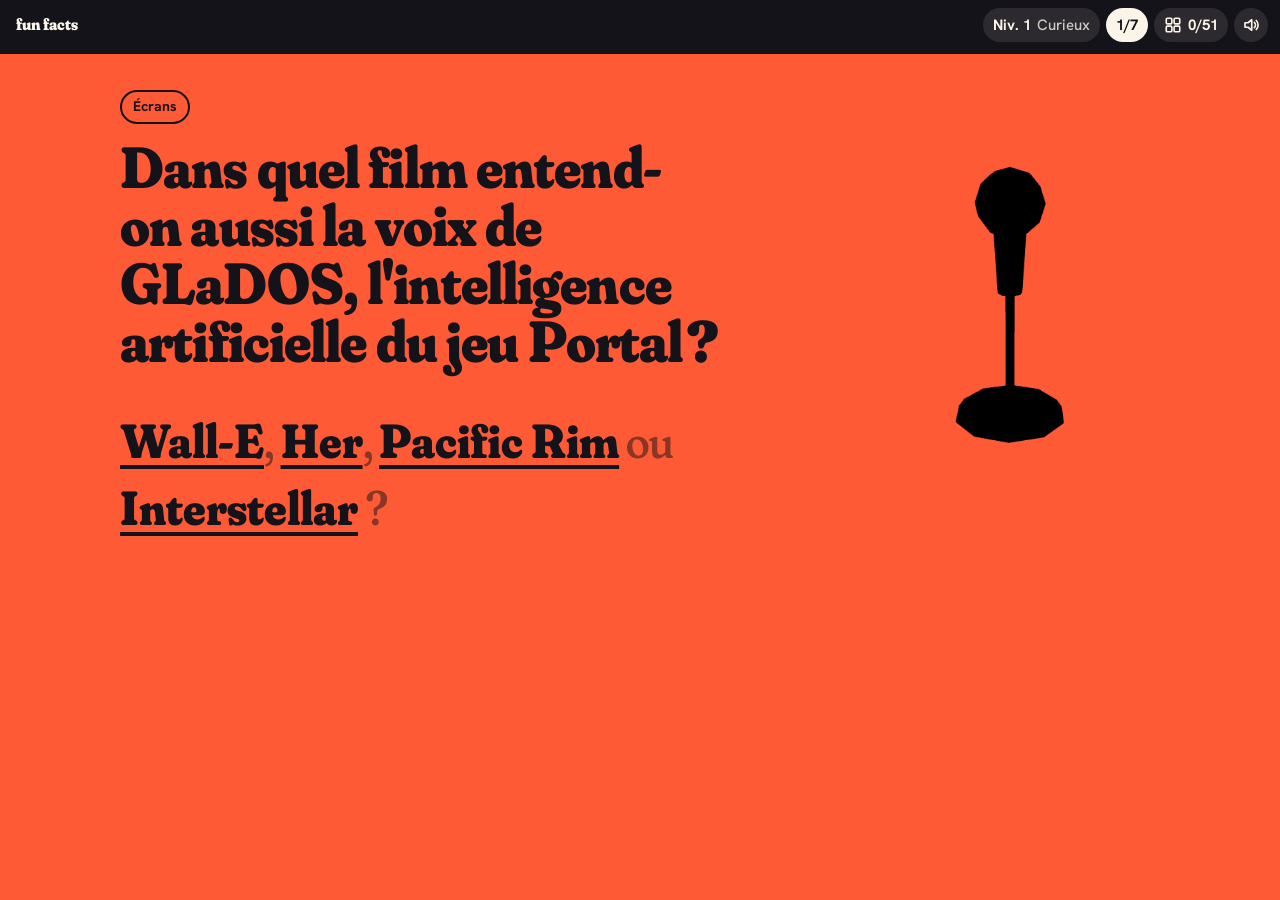
<file: index.html>
<!doctype html>
<html lang="fr" data-typo="fraunces">
<head>
<meta charset="utf-8">
<meta name="viewport" content="width=device-width, initial-scale=1, viewport-fit=cover">
<title>Fun facts</title>
<meta name="description" content="Un terrier de faits vérifiés : chaque réponse en ouvre deux autres.">
<meta name="theme-color" content="#15131A">
<link rel="icon" href="data:image/svg+xml,%3Csvg xmlns='http://www.w3.org/2000/svg' viewBox='0 0 32 32'%3E%3Crect width='32' height='32' rx='8' fill='%23FF5A36'/%3E%3Ctext x='16' y='23' font-family='Arial Black,Arial' font-weight='900' font-size='18' text-anchor='middle' fill='%2315131A'%3E%3F%3C/text%3E%3C/svg%3E">
<link rel="preload" href="fonts/fraunces.woff" as="font" type="font/woff" crossorigin>
<link rel="preload" href="fonts/hanken.woff" as="font" type="font/woff" crossorigin>
<link rel="stylesheet" href="jeu.css">
<script type="importmap">{ "imports": { "three": "./vendor/three.module.js" } }</script>
</head>
<body>
<header class="hud" id="hud">
  <span class="marque">fun facts</span>
  <div class="hud-droite">
    <button class="puce" id="btn-niveau" type="button" aria-label="Niveau"><span id="niv">Niv. 1</span><span class="niv-nom" id="niv-nom">Curieux</span></button>
    <span class="puce partie" id="progression-partie" hidden></span>
    <span class="puce serie" id="serie" hidden aria-live="polite"></span>
    <button class="puce" id="btn-collection" type="button"><svg viewBox="0 0 24 24" aria-hidden="true"><rect x="3" y="3" width="7.5" height="7.5" rx="1.5" /><rect x="13.5" y="3" width="7.5" height="7.5" rx="1.5" /><rect x="3" y="13.5" width="7.5" height="7.5" rx="1.5" /><rect x="13.5" y="13.5" width="7.5" height="7.5" rx="1.5" /></svg><span id="nb-trouves">0/0</span></button>
    <button class="puce icone" id="btn-son" type="button" aria-label="Couper le son" aria-pressed="true"><svg viewBox="0 0 24 24" aria-hidden="true"><path d="M4 9h4l5-4v14l-5-4H4z" /><path class="onde" d="M16.5 8.5a5 5 0 0 1 0 7M19 6a8.5 8.5 0 0 1 0 12" /></svg></button>
  </div>
  <div class="xp" aria-hidden="true"><div class="xp-barre" id="xp-barre"></div></div>
</header>
<main id="fil" class="fil"></main>
<dialog id="dlg-collection" class="tiroir"></dialog>
<dialog id="dlg-fiche" class="tiroir"></dialog>
<dialog id="dlg-objet" class="tiroir objet-dlg"></dialog>
<div id="annonce" class="annonce" hidden></div>
<div id="toasts" class="toasts" aria-live="polite"></div>
<noscript><p style="padding:80px 18px">Ce site a besoin de JavaScript.</p></noscript>
<script>
// Ouvert depuis Instagram, TikTok, Snapchat… ? Une petite bulle invite à passer dans le vrai navigateur.
(() => {
  const ua = navigator.userAgent || "";
  if (!/Instagram|FBAN|FBAV|FB_IAB|Line\/|Twitter|Snapchat|TikTok|musical_ly|Bytedance|LinkedInApp|Pinterest/i.test(ua)) return;
  try { if (sessionStorage.getItem("ff:navig")) return; } catch (_) {}
  const b = document.createElement("div");
  b.className = "bulle-navig";
  b.setAttribute("role", "status");
  b.innerHTML = '<p>Pour jouer en grand, touche <b>•••</b> en haut à droite, puis <b>« Ouvrir dans le navigateur »</b>.</p><span class="bn-fleche" aria-hidden="true">↗</span><button type="button" aria-label="Fermer">✕</button>';
  b.querySelector("button").onclick = () => { b.remove(); try { sessionStorage.setItem("ff:navig", "1"); } catch (_) {} };
  document.body.append(b);
})();
</script>
<script type="module" src="js/jeu.js"></script>
</body>
</html>
</file>
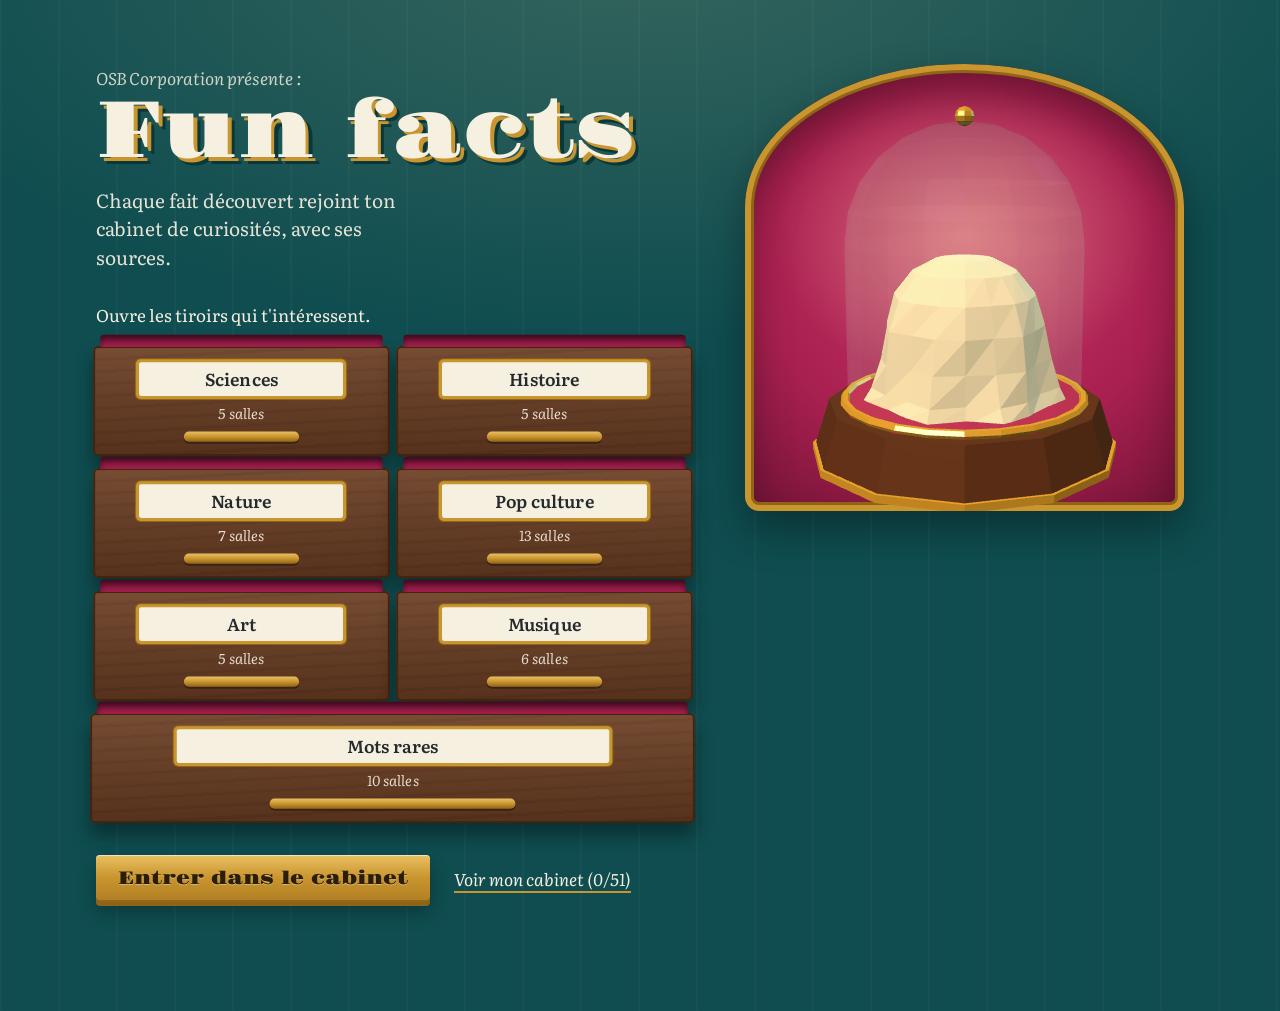
<file: cabinet.html>
<!doctype html>
<html lang="fr">
<head>
<meta charset="utf-8">
<meta name="viewport" content="width=device-width, initial-scale=1, viewport-fit=cover">
<title>Fun facts · Le cabinet (V3)</title>
<meta name="description" content="Un cabinet de curiosités à remplir de faits vérifiés, avec leurs sources.">
<meta name="theme-color" content="#0F4D50">
<link rel="icon" href="data:image/svg+xml,%3Csvg xmlns='http://www.w3.org/2000/svg' viewBox='0 0 32 32'%3E%3Crect width='32' height='32' rx='6' fill='%230F4D50'/%3E%3Cpath d='M8 24V14a8 8 0 0 1 16 0v10z' fill='%23E4F7F4' fill-opacity='.35' stroke='%23E9C062' stroke-width='2'/%3E%3Crect x='6' y='24' width='20' height='4' rx='1' fill='%23C9952F'/%3E%3C/svg%3E">
<link rel="preload" href="fonts/gravitas-one.woff" as="font" type="font/woff" crossorigin>
<link rel="preload" href="fonts/literata.woff" as="font" type="font/woff" crossorigin>
<link rel="stylesheet" href="style.css">
<script type="importmap">{ "imports": { "three": "./vendor/three.module.js" } }</script>
</head>
<body>
<header class="barre" id="barre" hidden>
  <button class="marque" id="btn-accueil" type="button">Fun facts</button>
  <p class="ou" id="ou"></p>
  <button class="compteur" id="btn-cabinet" type="button" aria-label="Ouvrir mon cabinet">
    <svg viewBox="0 0 24 24" width="20" height="20" aria-hidden="true"><path d="M3 4h18v16H3z M3 12h18 M9 4v8 M15 12v8" fill="none" stroke="currentColor" stroke-width="2"/></svg>
    <span id="compte">0/0</span>
  </button>
</header>
<main id="ecran" class="ecran"></main>
<dialog id="cabinet" aria-label="Ton cabinet"></dialog>
<dialog id="fiche" aria-label="Fiche d'inventaire"></dialog>
<noscript><p class="sans-js">Ce site a besoin de JavaScript pour ouvrir le cabinet.</p></noscript>
<script type="module" src="js/app.js"></script>
</body>
</html>
</file>
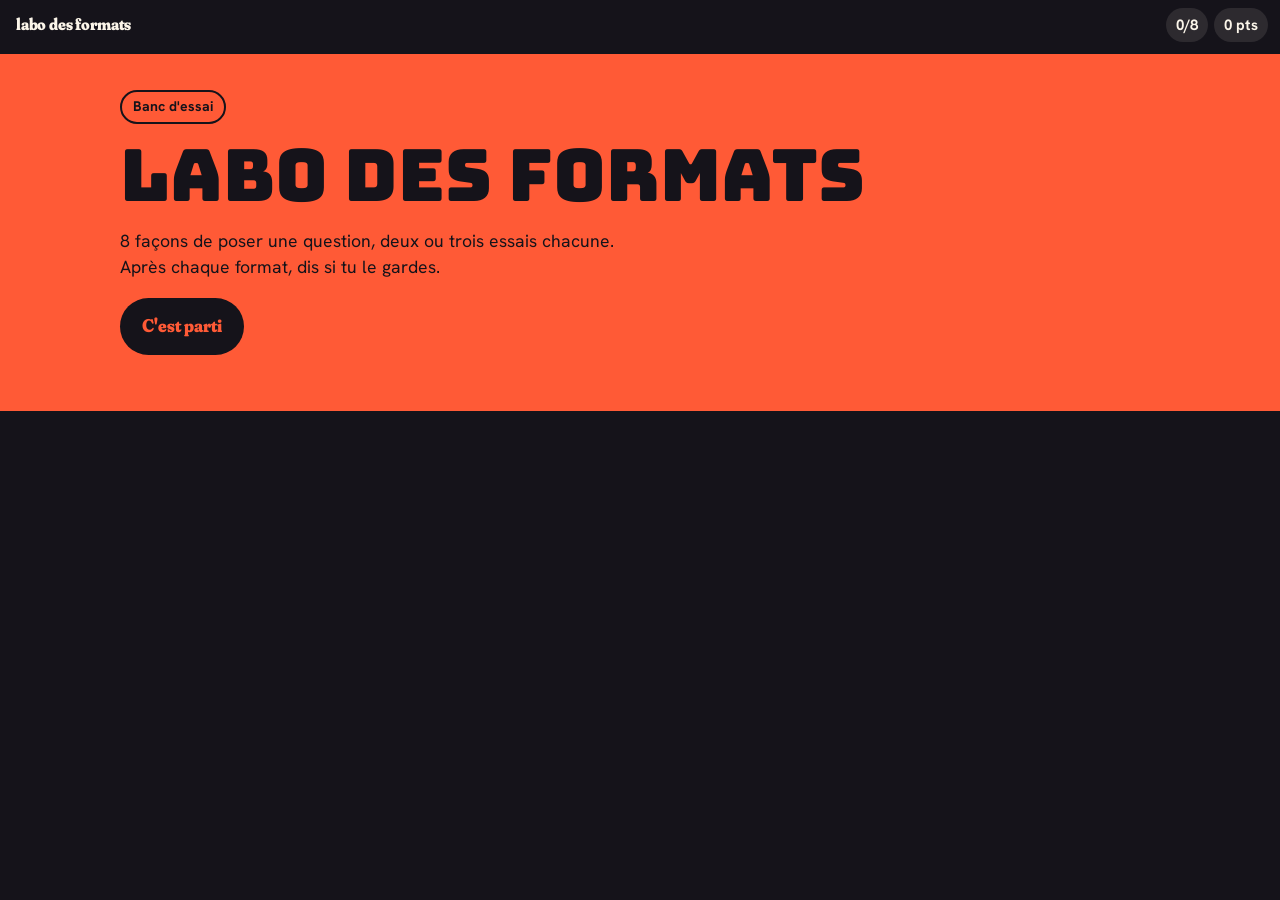
<file: formats.html>
<!doctype html>
<html lang="fr" data-typo="fraunces">
<head>
<meta charset="utf-8">
<meta name="viewport" content="width=device-width, initial-scale=1, viewport-fit=cover">
<title>Labo des formats</title>
<meta name="description" content="Banc d'essai des formats de questions de Fun facts.">
<meta name="theme-color" content="#15131A">
<meta name="robots" content="noindex">
<link rel="icon" href="data:image/svg+xml,%3Csvg xmlns='http://www.w3.org/2000/svg' viewBox='0 0 32 32'%3E%3Crect width='32' height='32' rx='8' fill='%23FF5A36'/%3E%3Ctext x='16' y='23' font-family='Arial Black,Arial' font-weight='900' font-size='18' text-anchor='middle' fill='%2315131A'%3E%3F%3C/text%3E%3C/svg%3E">
<link rel="stylesheet" href="jeu.css">
</head>
<body>
<header class="hud">
  <span class="marque">labo des formats</span>
  <div class="hud-droite">
    <span class="puce" id="lb-etape">0/8</span>
    <span class="puce" id="lb-score">0 pts</span>
  </div>
</header>
<main id="fil" class="fil"></main>
<script type="module" src="js/labo.js"></script>
</body>
</html>
</file>
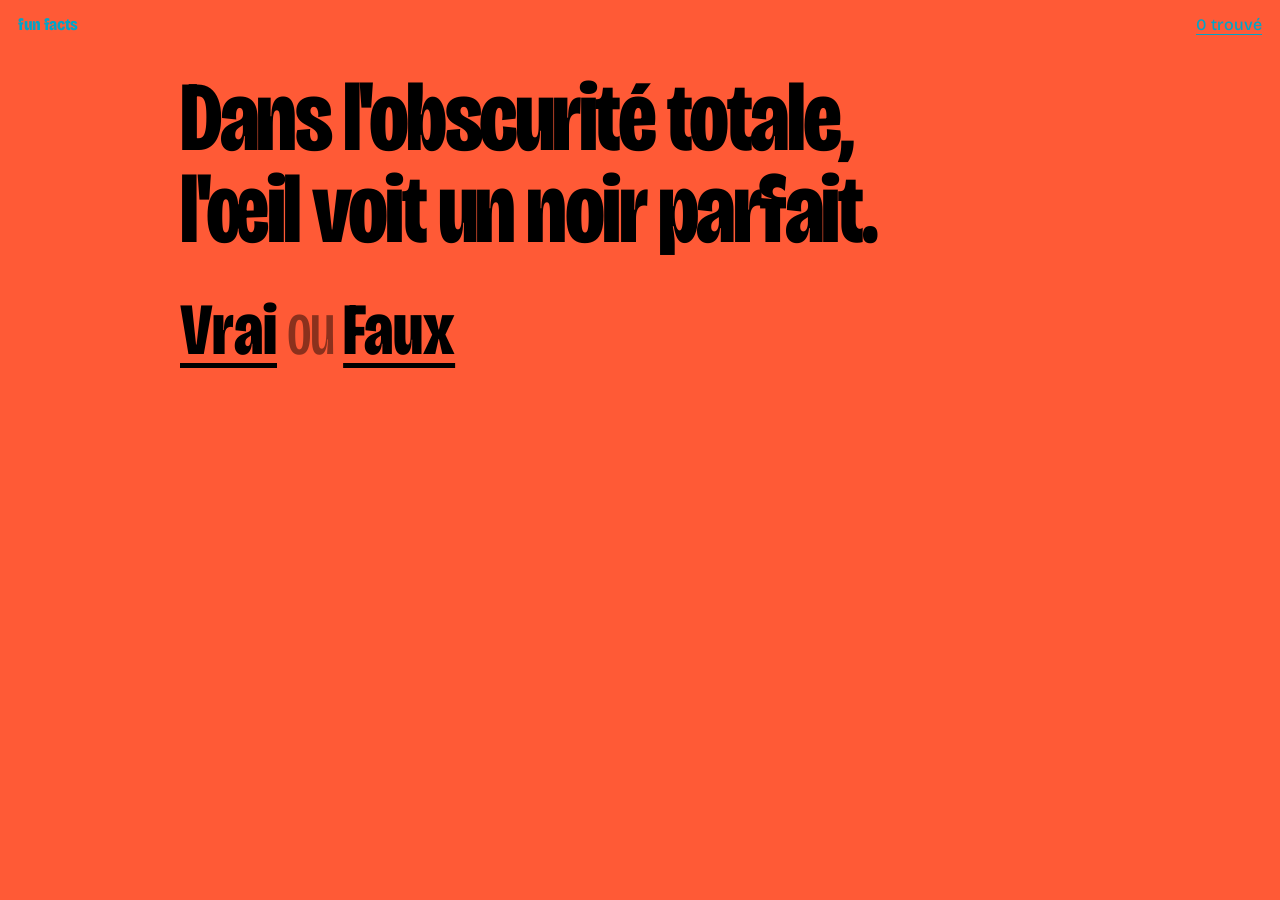
<file: maquettes/terrier.html>
<!doctype html>
<html lang="fr">
<head>
<meta charset="utf-8">
<meta name="viewport" content="width=device-width, initial-scale=1, viewport-fit=cover">
<title>Fun facts · Le terrier</title>
<style>
@font-face { font-family: "Bricolage"; src: url([data-uri]) format("woff"); font-weight: 300 800; font-stretch: 75% 100%; }
:root { --encre: #000; }
* { box-sizing: border-box; }
html { scroll-behavior: smooth; }
body {
  margin: 0;
  font-family: "Bricolage", system-ui, sans-serif;
  font-variation-settings: "opsz" 14;
  color: var(--encre);
  background: #000;
  -webkit-font-smoothing: antialiased;
}
button { font: inherit; color: inherit; background: none; border: 0; padding: 0; cursor: pointer; }
a { color: inherit; }
:focus-visible { outline: 3px solid currentColor; outline-offset: 4px; }

.coin {
  position: fixed; z-index: 5; top: 0; left: 0; right: 0;
  display: flex; justify-content: space-between; align-items: baseline;
  padding: max(14px, env(safe-area-inset-top)) 18px 0;
  pointer-events: none; mix-blend-mode: difference; color: #fff;
}
.coin * { pointer-events: auto; }
.marque { font-weight: 800; font-size: 1.05rem; letter-spacing: -0.02em; font-stretch: 80%; }
.trouves { font-size: 1rem; font-weight: 500; text-decoration: underline; text-underline-offset: 4px; }

.bande {
  min-height: 100svh;
  padding: 72px max(18px, calc((100% - 920px) / 2)) 64px;
  background: var(--fond);
  color: var(--texte);
}
.fait {
  margin: 0;
  font-weight: 760;
  font-stretch: 76%;
  font-variation-settings: "opsz" 96;
  font-size: clamp(2.5rem, 10.5vw, 6.2rem);
  line-height: 0.93;
  letter-spacing: -0.025em;
  text-wrap: balance;
}
.choix {
  margin: 0.5em 0 0;
  font-weight: 760;
  font-stretch: 76%;
  font-variation-settings: "opsz" 96;
  font-size: clamp(2.1rem, 8vw, 4.6rem);
  line-height: 1.02;
  letter-spacing: -0.02em;
}
.choix.qcm { font-size: clamp(1.6rem, 6vw, 3rem); line-height: 1.12; }
.rep {
  text-decoration: underline;
  text-decoration-thickness: 0.07em;
  text-underline-offset: 0.12em;
  transition: opacity 0.2s;
}
.rep:hover { text-decoration-thickness: 0.14em; }
.sep { opacity: 0.45; font-weight: 400; }
.fini .rep { cursor: default; text-decoration: none; }
.fini .rep.barre { opacity: 0.35; text-decoration: line-through; text-decoration-thickness: 0.09em; }
.fini .rep.bon { background: var(--texte); color: var(--fond); padding: 0 0.12em; box-decoration-break: clone; -webkit-box-decoration-break: clone; }

.suite { margin-top: 1.6em; max-width: 36rem; font-size: 1.25rem; line-height: 1.45; }
.suite[hidden] { display: none; }
.verdict { font-weight: 760; font-stretch: 80%; font-size: 1.6rem; margin: 0 0 0.3em; }
.suite p { margin: 0 0 0.9em; }
.saviez { font-style: normal; border-left: 3px solid currentColor; padding-left: 14px; }
.saviez b { display: block; font-weight: 700; }
.note { font-size: 1.0625rem; opacity: 0.85; }
.sources { font-size: 0.95rem; line-height: 1.4; margin-top: 1.4em; }
.sources a { font-weight: 600; text-underline-offset: 3px; }
.ensuite { margin-top: 2.2em; }
.ensuite p { margin: 0 0 0.4em; font-size: 1.1rem; font-weight: 500; }
.porte {
  display: block; text-align: left; margin: 0 0 0.25em;
  font-weight: 760; font-stretch: 78%; font-variation-settings: "opsz" 72;
  font-size: clamp(1.7rem, 6.4vw, 3.2rem); line-height: 1; letter-spacing: -0.02em;
  text-decoration: underline; text-decoration-thickness: 0.06em; text-underline-offset: 0.14em;
}
.porte:hover { text-decoration-thickness: 0.13em; }

dialog { border: 0; padding: 24px 18px; width: min(560px, 100%); max-height: 86svh; background: #fff; color: #000; }
dialog::backdrop { background: rgba(0,0,0,0.6); }
dialog h2 { margin: 0 0 12px; font-stretch: 76%; font-size: 2.2rem; line-height: 1; letter-spacing: -0.02em; }
dialog ol { margin: 0; padding-left: 1.3em; font-size: 1.1rem; line-height: 1.4; }
dialog button { margin-top: 18px; font-weight: 700; text-decoration: underline; }
@media (prefers-reduced-motion: reduce) { html { scroll-behavior: auto; } }
</style>
</head>
<body>
<div class="coin"><span class="marque">fun facts</span><button class="trouves" id="trouves" type="button">0 trouvé</button></div>
<main id="fil"></main>
<dialog id="liste"><h2>Ton terrier</h2><ol id="ol"></ol><button type="button" onclick="this.closest('dialog').close()">Fermer</button></dialog>
<script>
const FAITS = [{"id":"cachalot","nom":"Maquette de cachalot","objet":"cachalot","porte":"Un géant des mers, et un malentendu","q":{"type":"qcm","texte":"Comment dit-on « cachalot » en anglais ?","choix":["Sperm whale","Killer whale","Pilot whale","Humpback whale"],"reponse":0,"explication":"Sperm whale. Les baleiniers prenaient le spermaceti, une substance huileuse contenue dans la tête de l'animal, pour du sperme. Le nom est resté."},"saviez":null,"note":null,"sources":[{"nom":"Encyclopædia Britannica","titre":"How Did the Sperm Whale Get Its Name?","url":"https://www.britannica.com/story/how-did-the-sperm-whale-get-its-name"}],"liens":[]},{"id":"droste","nom":"Boîte de cacao à l'infini","objet":"boite","porte":"Une image dans une image dans une image","q":{"type":"vf","texte":"L'effet Droste, cette image qui se répète à l'intérieur d'elle-même, doit son nom à une marque de cacao.","reponse":true,"explication":"Les boîtes de cacao Droste montraient une infirmière portant un plateau avec une tasse et une boîte identique, sur laquelle on retrouvait la même scène, et ainsi de suite. L'image date du début du XXe siècle ; le terme « effet Droste » a été popularisé à la fin des années 1970 par le chroniqueur néerlandais Nico Scheepmaker."},"saviez":"Giotto avait eu l'idée six siècles plus tôt : sur le triptyque Stefaneschi (début du XIVe siècle), le cardinal Stefaneschi est représenté en train d'offrir… le triptyque lui-même.","note":null,"sources":[{"nom":"Wikipédia (en)","titre":"Droste effect","url":"https://en.wikipedia.org/wiki/Droste_effect"},{"nom":"Aleteia","titre":"How a Dutch cocoa tin was inspired by a medieval altarpiece","url":"https://aleteia.org/2017/12/13/how-a-dutch-cocoa-tin-was-inspired-by-a-medieval-altarpiece/"}],"liens":[{"vers":"bosch","porte":"Un autre détail caché dans un tableau"}]},{"id":"bosch","nom":"Le Jardin des délices (copie)","objet":"tableau:jardin","porte":"Un détail que personne ne regarde","q":{"type":"vf","texte":"Dans Le Jardin des délices de Jérôme Bosch, une partition est peinte sur les fesses d'un personnage.","reponse":true,"explication":"Sur le panneau de l'Enfer, en bas à gauche, un damné porte une portée musicale sur le postérieur. Une étudiante américaine l'a transcrite et enregistrée, et le morceau a fait le tour d'Internet en 2014."},"saviez":null,"note":"Cette transcription est contestée : certains spécialistes de la musique ancienne estiment que la notation peinte par Bosch ne peut pas vraiment être déchiffrée.","sources":[{"nom":"Open Culture","titre":"Listen to a Recording of a Song Written on a Man's Butt in a Hieronymus Bosch Painting","url":"https://www.openculture.com/2014/02/song-written-on-mans-butt-in-bosch-painting.html"}],"liens":[{"vers":"bocklin","porte":"Un autre tableau qui hante les esprits"}]},{"id":"beksinski","nom":"Toile sans titre","objet":"tableau:beksinski","porte":"Des tableaux qui ne disent pas leur nom","q":{"type":"vf","texte":"Le peintre polonais Zdzisław Beksiński refusait de donner un titre à ses tableaux.","reponse":true,"explication":"Il ne nommait aucun de ses dessins ni de ses tableaux : selon lui, ses œuvres n'avaient pas à être expliquées. Il disait ne pas savoir lui-même ce qu'elles signifiaient, et ne pas s'intéresser aux interprétations."},"saviez":"Né en 1929 à Sanok, dans le sud de la Pologne, et mort en 2005 à Varsovie, il résumait sa démarche ainsi : « Je ne veux rien dire ni rien transmettre. Je peins simplement ce qui me vient à l'esprit. »","note":null,"sources":[{"nom":"Wikipédia (en)","titre":"Zdzisław Beksiński","url":"https://en.wikipedia.org/wiki/Zdzis%C5%82aw_Beksi%C5%84ski"}],"liens":[{"vers":"bocklin","porte":"Un autre paysage de fin du monde"}]},{"id":"bocklin","nom":"L'Île des morts (copie)","objet":"tableau:ile","porte":"Une île, un rameur, des cyprès","q":{"type":"vf","texte":"Arnold Böcklin n'a peint qu'une seule version de L'Île des morts.","reponse":false,"explication":"Il en a peint cinq, entre 1880 et 1886. Une sixième a été achevée en 1901 par son fils Carlo, avec lui. L'une des versions a été détruite à Berlin pendant la Seconde Guerre mondiale."},"saviez":"Hitler, admirateur de Böcklin, a acheté la version de 1883 en 1933 ; elle est aujourd'hui à l'Alte Nationalgalerie de Berlin. Rachmaninov a composé en 1909 un poème symphonique d'après une simple reproduction en noir et blanc du tableau.","note":null,"sources":[{"nom":"Wikipédia (en)","titre":"Isle of the Dead (painting)","url":"https://en.wikipedia.org/wiki/Isle_of_the_Dead_(painting)"}],"liens":[{"vers":"droste","porte":"Une image qui se contient elle-même"},{"vers":"beksinski","porte":"Un peintre qui refusait de s'expliquer"}]},{"id":"quebec","nom":"Cassette québécoise","objet":"vhs:bleu","porte":"Un titre qui ne passerait pas en France","q":{"type":"vf","texte":"Au Québec, la comédie Le Plus Escroc des deux (1988) est sortie sous le titre « Deux fils de pute ».","reponse":true,"explication":"Le film de Frank Oz, avec Steve Martin et Michael Caine, s'appelle Dirty Rotten Scoundrels en version originale. La France l'a rebaptisé Le Plus Escroc des deux ; au Québec, il est devenu « Deux fils de pute »."},"saviez":null,"note":null,"sources":[{"nom":"Mediafilm","titre":"Deux fils de pute (Dirty Rotten Scoundrels), de Frank Oz (1988)","url":"https://mediafilm.ca/films/1988/deux-fils-de-pute"},{"nom":"Wikipédia","titre":"Le Plus Escroc des deux","url":"https://fr.wikipedia.org/wiki/Le_Plus_Escroc_des_deux"}],"liens":[{"vers":"katerine","porte":"Un autre rôle inattendu au cinéma"},{"vers":"cage","porte":"Une autre histoire de cinéma"}]},{"id":"katerine","nom":"Bobine de Jim Queen","objet":"bobine:rose","porte":"Un rôle très particulier pour un chanteur","q":{"type":"qcm","texte":"Dans le film d'animation Jim Queen, quel rôle tient Philippe Katerine ?","choix":["Une prostate","Un chat de gouttière","Le maire de Paris","Un DJ"],"reponse":0,"explication":"Une prostate. Selon le coréalisateur Marco Nguyen, l'idée venait du producteur, et Katerine a accepté justement parce qu'il s'agissait d'une prostate."},"saviez":"Réalisé par Marco Nguyen et Nicolas Athané, Jim Queen suit un influenceur de la nuit gay parisienne qui contracte « l'hétérose », un virus qui rend les homosexuels hétérosexuels. Le film a été présenté au Festival de Cannes.","note":null,"sources":[{"nom":"Le Petit Septième","titre":"[Cannes] Jim Queen : Queentastic","url":"https://lepetitseptieme.ca/en/2026/05/20/cannes-jim-queen-queentastic/"},{"nom":"Politis","titre":"« Jim Queen », une prostate salutaire","url":"https://www.politis.fr/articles/2026/06/cinema-nguyen-athane-jim-queen-une-prostate-salutaire/"}],"liens":[{"vers":"quebec","porte":"Un titre de film très direct"}]},{"id":"cage","nom":"Bobine de film","objet":"bobine","porte":"Une histoire de famille à Hollywood","q":{"type":"vf","texte":"Nicolas Cage est le neveu de Francis Ford Coppola.","reponse":true,"explication":"Son père, August Coppola, est le frère de Francis Ford Coppola. Nicolas Cage est donc le cousin germain de la réalisatrice Sofia Coppola. Il est né Nicolas Coppola."},"saviez":null,"note":null,"sources":[{"nom":"Encyclopædia Britannica","titre":"How Is Sofia Coppola Related to Nicolas Cage?","url":"https://www.britannica.com/question/How-is-Sofia-Coppola-related-to-Nicolas-Cage"},{"nom":"Encyclopædia Britannica","titre":"Nicolas Cage","url":"https://www.britannica.com/biography/Nicolas-Cage"}],"liens":[{"vers":"trump","porte":"Un autre visage connu, là où on ne l'attend pas"}]},{"id":"trump","nom":"Cassette vidéo","objet":"vhs","porte":"Une apparition éclair dans un film de Noël","q":{"type":"vf","texte":"Donald Trump fait une apparition dans Maman, j'ai encore raté l'avion (1992).","reponse":true,"explication":"Il croise brièvement Kevin dans le hall de l'hôtel Plaza, qui lui appartenait à l'époque. Le réalisateur Chris Columbus a raconté que cette apparition était la condition pour pouvoir tourner dans l'hôtel."},"saviez":"Il fait aussi des apparitions dans Zoolander, Le Prince de Bel-Air et Sex and the City.","note":null,"sources":[{"nom":"South China Morning Post","titre":"Donald Trump's most memorable appearances in TV and film","url":"https://scmp.com/magazines/style/entertainment/article/3265462/donald-trumps-most-memorable-appearances-tv-and-film-sex-and-city-fresh-prince-bel-air-and-nanny"},{"nom":"The Irish Post","titre":"Home Alone 2 director says Donald Trump bullied his way into movie","url":"https://www.irishpost.com/news/home-alone-2-director-says-donald-trump-bullied-his-way-into-movie-197727"}],"liens":[{"vers":"cage","porte":"Une autre histoire de cinéma"}]},{"id":"tumbler","nom":"Boule de feu à pointes","objet":"boulefeu","porte":"Quelques millisecondes dans le désert du Nevada","q":{"type":"vf","texte":"Sur certaines photos d'essais nucléaires, des pointes sortent de la boule de feu à cause de simples câbles.","reponse":true,"explication":"C'est l'« effet rope trick ». La lumière intense de la boule de feu chauffe les haubans qui tiennent la tour de tir : ils se vaporisent et forment ces pointes. Il a été photographié notamment lors de l'opération Tumbler-Snapper, au Nevada, en 1952."},"saviez":"Ces images ont été prises avec des caméras rapatronic, conçues notamment par Harold Edgerton. Chaque caméra ne prenait qu'une seule photo, avec une exposition d'environ trois microsecondes : il fallait en aligner plusieurs pour obtenir une séquence.","note":"Le physicien John Malik, qui a nommé l'effet, a montré que des câbles peints en noir l'accentuaient, et que de la peinture réfléchissante ou de l'aluminium le faisaient disparaître.","sources":[{"nom":"Wikipédia (en)","titre":"Rope trick effect","url":"https://en.wikipedia.org/wiki/Rope_trick_effect"},{"nom":"Atomic Archive","titre":"Early Fireball","url":"https://www.atomicarchive.com/media/photographs/fireball/fireball-4.html"}],"liens":[{"vers":"femto","porte":"Des temps encore plus courts"}]},{"id":"femto","nom":"Chronomètre de précision","objet":"chrono","porte":"Une durée presque impossible à imaginer","q":{"type":"qcm","texte":"Une femtoseconde, c'est…","choix":["10⁻⁹ seconde","10⁻¹² seconde","10⁻¹⁵ seconde","10⁻¹⁸ seconde"],"reponse":2,"explication":"10⁻¹⁵ seconde, soit un millionième de milliardième de seconde. 10⁻⁹, c'est la nanoseconde, 10⁻¹² la picoseconde et 10⁻¹⁸ l'attoseconde."},"saviez":"Les préfixes « femto » et « atto » ont été ajoutés au Système international d'unités en 1964.","note":null,"sources":[{"nom":"BIPM (Bureau international des poids et mesures)","titre":"SI prefixes","url":"https://www.bipm.org/en/measurement-units/si-prefixes"},{"nom":"BIPM","titre":"Résolution 8 de la 12e Conférence générale des poids et mesures (1964)","url":"https://www.bipm.org/en/committees/cg/cgpm/12-1964/resolution-8"}],"liens":[]},{"id":"eigengrau","nom":"Nuancier du noir","objet":"livre:gris","porte":"La couleur du noir complet","q":{"type":"vf","texte":"Dans l'obscurité totale, l'œil voit un noir parfait.","reponse":false,"explication":"Il voit un gris très foncé, appelé eigengrau (« gris intrinsèque » en allemand). Même sans lumière, le nerf optique continue de transmettre des signaux : une sorte de bruit de fond visuel."},"saviez":"Un ciel nocturne paraît plus noir que l'eigengrau : les étoiles créent du contraste, et c'est le contraste qui guide notre perception.","note":null,"sources":[{"nom":"Vice","titre":"Quelle couleur voit-on dans le noir total ? L'eigengrau, évidemment","url":"https://www.vice.com/fr/article/quelle-couleur-voit-on-dans-le-noir-total-leigengrau-evidemment/"}],"liens":[]},{"id":"coucou","nom":"Nid avec un œuf de trop","objet":"nid","porte":"Un oiseau qui ne fait pas le travail lui-même","q":{"type":"vf","texte":"Le coucou gris couve lui-même ses œufs.","reponse":false,"explication":"Le coucou gris est un parasite de couvée : la femelle pond dans le nid d'autres espèces d'oiseaux, qui couvent l'œuf puis nourrissent le poussin comme s'il était le leur."},"saviez":null,"note":null,"sources":[{"nom":"INPN (Muséum national d'Histoire naturelle)","titre":"Cuculus canorus, coucou gris","url":"https://inpn.mnhn.fr/espece/cd_nom/3465"}],"liens":[{"vers":"hiboux","porte":"Un autre oiseau qui cache bien son jeu"}]},{"id":"hiboux","nom":"Hibou perché","objet":"hibou","porte":"Ce que cachent les plumes","q":{"type":"vf","texte":"Les hiboux ont de longues pattes, cachées sous leurs plumes.","reponse":true,"explication":"Ce qu'on voit d'un hibou, c'est surtout le bas de la patte et les serres : la cuisse et le genou sont cachés dans le plumage. Ces longues pattes servent à chasser : le hibou attrape ses proies avec les serres, ce qui garde sa tête et ses yeux à distance."},"saviez":"La chouette lapone ne pèse qu'environ 1,4 kg, mais elle pourrait percer une croûte de neige assez solide pour supporter une personne de 80 kg.","note":null,"sources":[{"nom":"American Bird Conservancy","titre":"Why Are Owl Legs So Long?","url":"https://abcbirds.org/news/why-are-owl-legs-so-long-the-science-behind-those-lengthy-bird-limbs/"}],"liens":[]},{"id":"zoubida","nom":"45 tours de 1991","objet":"vinyle:rose","porte":"Le tube de l'été 1991","q":{"type":"vf","texte":"La Zoubida de Lagaf' a été certifiée disque de platine.","reponse":true,"explication":"Sortie en mai 1991, la chanson a été certifiée disque de platine par le SNEP. Elle est restée onze semaines, non consécutives, en tête du classement français des singles."},"saviez":null,"note":null,"sources":[{"nom":"Wikipédia (en)","titre":"La Zoubida","url":"https://en.wikipedia.org/wiki/La_Zoubida"}],"liens":[{"vers":"around","porte":"Une autre chanson répétitive"}]},{"id":"around","nom":"Vinyle de Homework","objet":"vinyle:bleu","porte":"Une chanson de trois mots","q":{"type":"qcm","texte":"Combien de fois la phrase « Around the world » est-elle répétée dans le morceau de Daft Punk ?","choix":["44 fois","88 fois","144 fois","200 fois"],"reponse":2,"explication":"144 fois, selon le décompte le plus souvent cité pour la version de l'album Homework (1997). Ce sont les seules paroles du morceau."},"saviez":null,"note":"Les décomptes varient légèrement selon les versions (single, album, montage radio). 144 correspond à la version album.","sources":[{"nom":"Songfacts","titre":"Around The World by Daft Punk","url":"https://www.songfacts.com/facts/daft-punk/around-the-world"}],"liens":[]},{"id":"farriner","nom":"Miche de Pudding Lane","objet":"pain","porte":"Une boulangerie, une nuit de septembre","q":{"type":"vf","texte":"Le Grand Incendie de Londres, en 1666, est parti d'une boulangerie.","reponse":true,"explication":"Le feu démarre dans la boulangerie de Thomas Farriner, sur Pudding Lane. Ce boulanger était connu pour avoir fourni du pain à la Royal Navy."},"saviez":"Un horloger français, Robert Hubert, avoue avoir allumé l'incendie. Farriner et ses enfants signent l'acte d'accusation, et Hubert est pendu le 27 octobre 1666. Pourtant, le capitaine de son navire témoigne qu'il n'est arrivé en Angleterre que deux jours après le début du feu. Farriner meurt en 1670.","note":"Le rôle de Farriner dans l'accusation repose sur une transcription d'archives de la City de Londres, citée par la page Wikipédia qui lui est consacrée.","sources":[{"nom":"British Library","titre":"Robert Hubert and the Great Fire of London","url":"https://www.bl.uk/stories/blogs/posts/robert-hubert-and-the-great-fire-of-london"},{"nom":"Wikipédia (en)","titre":"Thomas Farriner","url":"https://en.wikipedia.org/wiki/Thomas_Farriner"}],"liens":[]},{"id":"melos","nom":"Colonne de Mélos","objet":"colonne","porte":"Une île qui voulait rester neutre","q":{"type":"vf","texte":"Au Ve siècle av. J.-C., Athènes a rasé une île parce qu'elle voulait rester neutre.","reponse":true,"explication":"En 416 av. J.-C., Athènes somme l'île de Mélos de se soumettre. Les Méliens refusent, plaident la neutralité et en appellent à la justice. Athènes assiège l'île, tue les hommes et réduit les femmes et les enfants en esclavage."},"saviez":"Thucydide reconstitue la négociation dans le « dialogue mélien ». Les Athéniens y expliquent que la justice ne vaut qu'entre égaux : les forts font ce qu'ils peuvent, les faibles subissent ce qu'ils doivent. Le texte est encore étudié en relations internationales.","note":"Selon Thucydide, Mélos était une colonie fondée par Sparte, ce qui explique la méfiance d'Athènes. Une île, donc, et non Sparte elle-même.","sources":[{"nom":"Encyclopædia Britannica","titre":"Melian Dialogue","url":"https://www.britannica.com/topic/Melian-Dialogue"},{"nom":"Thucydide","titre":"La Guerre du Péloponnèse, livre V, chapitres 84 à 116","url":null}],"liens":[]},{"id":"cerveau","nom":"Cerveau en bocal","objet":"cerveau","porte":"L'organe le plus gourmand du corps","q":{"type":"vf","texte":"On n'utilise que 10 % de notre cerveau.","reponse":false,"explication":"Les neurologues interrogés par Scientific American sont formels : on utilise pratiquement toutes les parties du cerveau. L'imagerie montre que la plupart des régions sont actives au cours d'une journée, même pendant le sommeil."},"saviez":"Le cerveau représente environ 3 % du poids du corps, mais il consomme environ 20 % de son énergie. L'origine du mythe reste floue : on la rattache parfois aux écrits du psychologue William James, et on l'attribue aussi à Einstein, sans preuve.","note":null,"sources":[{"nom":"Scientific American","titre":"Do People Only Use 10 Percent of Their Brains?","url":"https://www.scientificamerican.com/article/do-people-only-use-10-percent-of-their-brains/"}],"liens":[]},{"id":"requins","nom":"Dent de requin fossile","objet":"dent","porte":"Un prédateur très, très ancien","q":{"type":"vf","texte":"Les requins existent depuis plus longtemps que les arbres.","reponse":true,"explication":"Les plus anciennes traces de requins sont des écailles vieilles d'environ 450 millions d'années. La plus ancienne forêt fossile connue, découverte à Cairo, dans l'État de New York, a environ 386 millions d'années."},"saviez":"Cette forêt fossile a été retrouvée dans une ancienne carrière de grès des monts Catskill. On y distingue encore les systèmes racinaires de ces arbres primitifs.","note":"Les écailles de 450 millions d'années font débat : on ne sait pas avec certitude s'il s'agit de vrais requins. Mais même les plus vieilles dents de type requin connues, celles de Doliodus problematicus (environ 410 millions d'années), sont plus anciennes que cette forêt.","sources":[{"nom":"Natural History Museum, Londres","titre":"Shark evolution: a 450-million-year timeline","url":"https://www.nhm.ac.uk/discover/shark-evolution-a-450-million-year-timeline"},{"nom":"Yale Environment 360","titre":"Scientists Find the World's Oldest Known Forest, Dating Back 386 Million Years (étude parue dans Current Biology, 2019)","url":"https://e360.yale.edu/digest/scientists-find-the-worlds-oldest-known-forest-dating-back-386-million-years"}],"liens":[]}];
const par = Object.fromEntries(FAITS.map((f) => [f.id, f]));
const PALETTE = [
  ["#FF5A36", "#000"], ["#B9A6FF", "#000"], ["#FFD23F", "#000"], ["#7FD8BE", "#000"],
  ["#FF9EC7", "#000"], ["#3D5AFE", "#fff"], ["#111111", "#FFD23F"],
];
const vus = [];
let n = 0;
const fil = document.getElementById("fil");
const melange = (a) => a.map((x) => [Math.random(), x]).sort((p, q) => p[0] - q[0]).map((p) => p[1]);
const el = (tag, cls, txt) => { const e = document.createElement(tag); if (cls) e.className = cls; if (txt != null) e.textContent = txt; return e; };

function majTrouves() {
  const b = document.getElementById("trouves");
  b.textContent = `${n} trouvé${n > 1 ? "s" : ""}`;
}
document.getElementById("trouves").onclick = () => {
  const ol = document.getElementById("ol");
  ol.replaceChildren(...vus.map((id) => el("li", null, par[id].q.texte)));
  document.getElementById("liste").showModal();
};

function portes(f) {
  const reste = FAITS.filter((x) => !vus.includes(x.id));
  const res = [];
  for (const l of f.liens) { const c = reste.find((x) => x.id === l.vers); if (c && res.length < 2) res.push([c, l.porte]); }
  for (const c of melange(reste)) { if (res.length >= 2) break; if (!res.some((r) => r[0].id === c.id)) res.push([c, c.porte]); }
  return res;
}

function afficher(id, premier) {
  const f = par[id];
  vus.push(id);
  const [fond, texte] = PALETTE[(vus.length - 1) % PALETTE.length];
  const s = el("section", "bande");
  s.style.setProperty("--fond", fond);
  s.style.setProperty("--texte", texte);
  const h = el("h1", "fait", f.q.texte);
  h.tabIndex = -1;
  const choix = el("p", "choix" + (f.q.type === "qcm" ? " qcm" : ""));
  const opts = f.q.type === "vf" ? [["Vrai", true], ["Faux", false]] : f.q.choix.map((c, i) => [c, i]);
  opts.forEach(([lib, val], i) => {
    const b = el("button", "rep", lib);
    b.type = "button";
    b.onclick = () => repondre(f, s, choix, b, val);
    b.dataset.v = String(val);
    choix.append(b);
    if (i < opts.length - 1) choix.append(el("span", "sep", f.q.type === "vf" ? " ou " : i === opts.length - 2 ? " ou " : ", "));
  });
  if (f.q.type === "qcm") choix.append(el("span", "sep", " ?"));
  const suite = el("div", "suite");
  suite.hidden = true;
  s.append(h, choix, suite);
  fil.append(s);
  if (!premier) {
    s.scrollIntoView({ behavior: matchMedia("(prefers-reduced-motion: reduce)").matches ? "auto" : "smooth" });
    h.focus({ preventScroll: true });
  }
}

function repondre(f, s, choix, b, val) {
  if (choix.classList.contains("fini")) return;
  choix.classList.add("fini");
  const juste = val === f.q.reponse;
  for (const x of choix.querySelectorAll(".rep")) {
    const v = x.dataset.v === "true" ? true : x.dataset.v === "false" ? false : Number(x.dataset.v);
    x.classList.add(v === f.q.reponse ? "bon" : "barre");
    x.disabled = true;
  }
  n++;
  majTrouves();
  const suite = s.querySelector(".suite");
  suite.append(el("p", "verdict", juste ? "Bien vu." : "Raté."), el("p", null, f.q.explication));
  if (f.saviez) { const p = el("p", "saviez"); p.append(el("b", null, "Le saviez-vous ?"), document.createTextNode(f.saviez)); suite.append(p); }
  if (f.note) suite.append(el("p", "note", "Note de vérification : " + f.note));
  const src = el("p", "sources");
  src.append(document.createTextNode(f.sources.length > 1 ? "Sources : " : "Source : "));
  f.sources.forEach((x, i) => {
    const a = x.url ? Object.assign(el("a", null, x.nom), { href: x.url, target: "_blank", rel: "noopener" }) : el("span", null, x.nom);
    src.append(a, document.createTextNode(` (${x.titre})${i < f.sources.length - 1 ? ", " : "."}`));
  });
  suite.append(src);
  const ens = el("div", "ensuite");
  const ps = portes(f);
  ens.append(el("p", null, ps.length ? "Et ensuite :" : "Tu as tout vu."));
  for (const [c, lib] of ps) {
    const p = el("button", "porte", lib);
    p.type = "button";
    p.onclick = () => { ens.querySelectorAll(".porte").forEach((x) => (x.disabled = true)); afficher(c.id); };
    ens.append(p);
  }
  suite.append(ens);
  suite.hidden = false;
}

afficher(melange(["cachalot", "quebec", "bosch", "eigengrau", "katerine"])[0], true);
majTrouves();
</script>
</body>
</html>
</file>
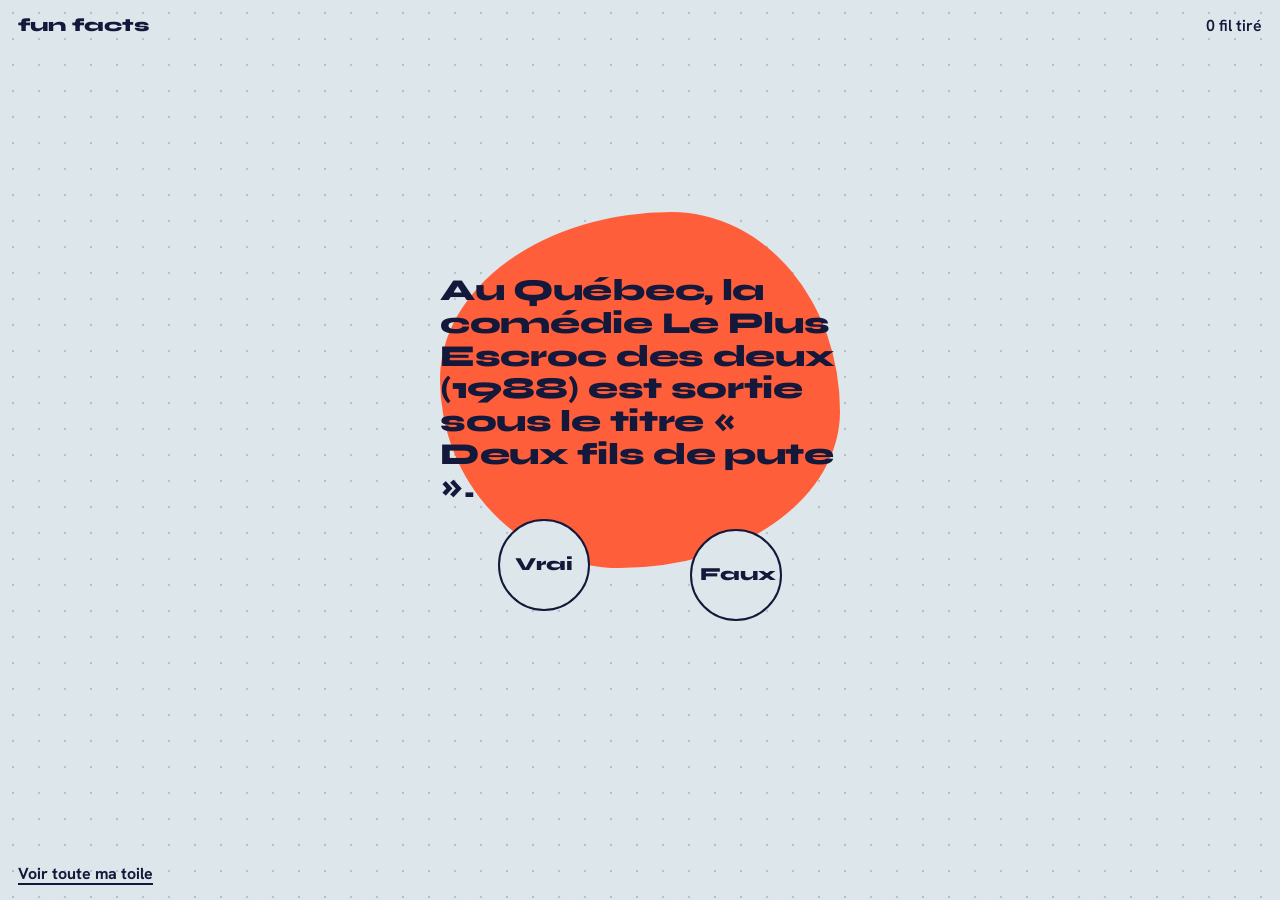
<file: maquettes/toile.html>
<!doctype html>
<html lang="fr">
<head>
<meta charset="utf-8">
<meta name="viewport" content="width=device-width, initial-scale=1, viewport-fit=cover">
<title>Fun facts · La toile</title>
<style>
@font-face { font-family: "Syne"; src: url([data-uri]) format("woff"); font-weight: 500 800; }
@font-face { font-family: "Hanken"; src: url([data-uri]) format("woff"); font-weight: 400 700; }
:root {
  --fond: #dde6ea; --point: #b3c3cb; --encre: #14183a;
  --tomate: #ff5e3a; --cobalt: #2440ff; --pistache: #a6d86b; --rose: #ff9ac8; --soleil: #ffc83d;
}
* { box-sizing: border-box; }
html, body { height: 100%; }
body {
  margin: 0; overflow: hidden; color: var(--encre);
  font-family: "Hanken", system-ui, sans-serif; -webkit-font-smoothing: antialiased;
  background: radial-gradient(circle, var(--point) 1.2px, transparent 1.6px) 0 0 / 26px 26px, var(--fond);
}
button { font: inherit; color: inherit; background: none; border: 0; padding: 0; cursor: pointer; }
a { color: inherit; }
:focus-visible { outline: 3px solid var(--encre); outline-offset: 4px; }

#vue { position: fixed; inset: 0; touch-action: none; cursor: grab; }
#vue.tire { cursor: grabbing; }
#monde { position: absolute; left: 0; top: 0; transform-origin: 0 0; will-change: transform; }
#monde.anime { transition: transform 0.9s cubic-bezier(0.6, 0.02, 0.2, 1); }
svg.fils { position: absolute; left: 0; top: 0; overflow: visible; pointer-events: none; }
svg.fils path { fill: none; stroke: var(--encre); stroke-width: 2.2; stroke-linecap: round; }
svg.fils path.fantome { stroke-dasharray: 2 9; opacity: 0.45; }

.noeud {
  position: absolute; transform: translate(-50%, -50%);
  width: min(88vw, 400px); padding: 62px 13% 64px;
  background: var(--c); color: var(--t, var(--encre));
  transition: transform 0.5s cubic-bezier(0.3, 1.5, 0.5, 1), opacity 0.4s;
}
.noeud.apparait { transform: translate(-50%, -50%) scale(0.2); opacity: 0; }
.noeud h2:focus { outline: none; }
.noeud h2 {
  margin: 0; font-family: "Syne", sans-serif; font-weight: 800;
  font-size: clamp(1.45rem, 5.6vw, 1.9rem); line-height: 1.08; letter-spacing: -0.01em; text-wrap: balance;
}
.noeud .corps { margin-top: 14px; font-size: 1.05rem; line-height: 1.45; }
.noeud .corps p { margin: 0 0 0.75em; }
.noeud .verdict { font-family: "Syne", sans-serif; font-weight: 800; font-size: 1.15rem; }
.noeud .src { font-size: 0.88rem; opacity: 0.85; }
.noeud .src a { font-weight: 700; }

.sat {
  position: absolute; transform: translate(-50%, -50%);
  width: 92px; height: 92px; border-radius: 50%;
  display: grid; place-items: center; text-align: center; padding: 8px;
  font-family: "Syne", sans-serif; font-weight: 800; font-size: 1.15rem; line-height: 1.05;
  background: var(--fond); border: 2.5px solid var(--encre);
  transition: transform 0.25s cubic-bezier(0.3, 1.6, 0.5, 1), opacity 0.3s, background 0.2s;
}
.sat.petit { width: 108px; height: 108px; font-size: 0.85rem; font-weight: 700; }
.sat:hover { transform: translate(-50%, -50%) scale(1.08); }
.sat.bon { background: var(--encre); color: var(--fond); }
.sat.parti { opacity: 0; pointer-events: none; transform: translate(-50%, -50%) scale(0.4); }

.porte {
  position: absolute; transform: translate(-50%, -50%);
  width: 190px; min-height: 120px; padding: 26px 22px; display: grid; place-items: center; text-align: center;
  font-family: "Syne", sans-serif; font-weight: 700; font-size: 1.02rem; line-height: 1.1;
  background: var(--c); color: var(--t, var(--encre));
  transition: transform 0.45s cubic-bezier(0.3, 1.5, 0.5, 1), opacity 0.4s;
}
.porte:hover { transform: translate(-50%, -50%) rotate(-3deg) scale(1.05); }
.porte.apparait { transform: translate(-50%, -50%) scale(0.1); opacity: 0; }
.porte.fantome { opacity: 0.35; pointer-events: none; }

.haut { position: fixed; z-index: 4; top: max(14px, env(safe-area-inset-top)); left: 18px; right: 18px; display: flex; justify-content: space-between; align-items: baseline; pointer-events: none; }
.haut > * { pointer-events: auto; }
.marque { font-family: "Syne", sans-serif; font-weight: 800; font-size: 1.15rem; }
.compte { font-weight: 600; }
.suite { position: fixed; z-index: 4; right: 18px; bottom: max(16px, env(safe-area-inset-bottom)); font-weight: 700; text-decoration: underline; text-decoration-thickness: 2px; text-underline-offset: 4px; }
.suite[hidden] { display: none; }
.voir { position: fixed; z-index: 4; left: 18px; bottom: max(16px, env(safe-area-inset-bottom)); font-weight: 700; text-decoration: underline; text-decoration-thickness: 2px; text-underline-offset: 4px; }
@media (prefers-reduced-motion: reduce) { #monde.anime, .noeud, .porte, .sat { transition: none; } }
</style>
</head>
<body>
<div class="haut"><span class="marque">fun facts</span><span class="compte" id="compte">0 fil tiré</span></div>
<div id="vue"><div id="monde"><svg class="fils" id="fils" width="1" height="1"></svg></div></div>
<button class="voir" id="voir" type="button">Voir toute ma toile</button>
<button class="suite" id="suite" type="button" hidden>Voir la suite</button>
<script>
const FAITS = [{"id":"cachalot","nom":"Maquette de cachalot","objet":"cachalot","porte":"Un géant des mers, et un malentendu","q":{"type":"qcm","texte":"Comment dit-on « cachalot » en anglais ?","choix":["Sperm whale","Killer whale","Pilot whale","Humpback whale"],"reponse":0,"explication":"Sperm whale. Les baleiniers prenaient le spermaceti, une substance huileuse contenue dans la tête de l'animal, pour du sperme. Le nom est resté."},"saviez":null,"note":null,"sources":[{"nom":"Encyclopædia Britannica","titre":"How Did the Sperm Whale Get Its Name?","url":"https://www.britannica.com/story/how-did-the-sperm-whale-get-its-name"}],"liens":[]},{"id":"droste","nom":"Boîte de cacao à l'infini","objet":"boite","porte":"Une image dans une image dans une image","q":{"type":"vf","texte":"L'effet Droste, cette image qui se répète à l'intérieur d'elle-même, doit son nom à une marque de cacao.","reponse":true,"explication":"Les boîtes de cacao Droste montraient une infirmière portant un plateau avec une tasse et une boîte identique, sur laquelle on retrouvait la même scène, et ainsi de suite. L'image date du début du XXe siècle ; le terme « effet Droste » a été popularisé à la fin des années 1970 par le chroniqueur néerlandais Nico Scheepmaker."},"saviez":"Giotto avait eu l'idée six siècles plus tôt : sur le triptyque Stefaneschi (début du XIVe siècle), le cardinal Stefaneschi est représenté en train d'offrir… le triptyque lui-même.","note":null,"sources":[{"nom":"Wikipédia (en)","titre":"Droste effect","url":"https://en.wikipedia.org/wiki/Droste_effect"},{"nom":"Aleteia","titre":"How a Dutch cocoa tin was inspired by a medieval altarpiece","url":"https://aleteia.org/2017/12/13/how-a-dutch-cocoa-tin-was-inspired-by-a-medieval-altarpiece/"}],"liens":[{"vers":"bosch","porte":"Un autre détail caché dans un tableau"}]},{"id":"bosch","nom":"Le Jardin des délices (copie)","objet":"tableau:jardin","porte":"Un détail que personne ne regarde","q":{"type":"vf","texte":"Dans Le Jardin des délices de Jérôme Bosch, une partition est peinte sur les fesses d'un personnage.","reponse":true,"explication":"Sur le panneau de l'Enfer, en bas à gauche, un damné porte une portée musicale sur le postérieur. Une étudiante américaine l'a transcrite et enregistrée, et le morceau a fait le tour d'Internet en 2014."},"saviez":null,"note":"Cette transcription est contestée : certains spécialistes de la musique ancienne estiment que la notation peinte par Bosch ne peut pas vraiment être déchiffrée.","sources":[{"nom":"Open Culture","titre":"Listen to a Recording of a Song Written on a Man's Butt in a Hieronymus Bosch Painting","url":"https://www.openculture.com/2014/02/song-written-on-mans-butt-in-bosch-painting.html"}],"liens":[{"vers":"bocklin","porte":"Un autre tableau qui hante les esprits"}]},{"id":"beksinski","nom":"Toile sans titre","objet":"tableau:beksinski","porte":"Des tableaux qui ne disent pas leur nom","q":{"type":"vf","texte":"Le peintre polonais Zdzisław Beksiński refusait de donner un titre à ses tableaux.","reponse":true,"explication":"Il ne nommait aucun de ses dessins ni de ses tableaux : selon lui, ses œuvres n'avaient pas à être expliquées. Il disait ne pas savoir lui-même ce qu'elles signifiaient, et ne pas s'intéresser aux interprétations."},"saviez":"Né en 1929 à Sanok, dans le sud de la Pologne, et mort en 2005 à Varsovie, il résumait sa démarche ainsi : « Je ne veux rien dire ni rien transmettre. Je peins simplement ce qui me vient à l'esprit. »","note":null,"sources":[{"nom":"Wikipédia (en)","titre":"Zdzisław Beksiński","url":"https://en.wikipedia.org/wiki/Zdzis%C5%82aw_Beksi%C5%84ski"}],"liens":[{"vers":"bocklin","porte":"Un autre paysage de fin du monde"}]},{"id":"bocklin","nom":"L'Île des morts (copie)","objet":"tableau:ile","porte":"Une île, un rameur, des cyprès","q":{"type":"vf","texte":"Arnold Böcklin n'a peint qu'une seule version de L'Île des morts.","reponse":false,"explication":"Il en a peint cinq, entre 1880 et 1886. Une sixième a été achevée en 1901 par son fils Carlo, avec lui. L'une des versions a été détruite à Berlin pendant la Seconde Guerre mondiale."},"saviez":"Hitler, admirateur de Böcklin, a acheté la version de 1883 en 1933 ; elle est aujourd'hui à l'Alte Nationalgalerie de Berlin. Rachmaninov a composé en 1909 un poème symphonique d'après une simple reproduction en noir et blanc du tableau.","note":null,"sources":[{"nom":"Wikipédia (en)","titre":"Isle of the Dead (painting)","url":"https://en.wikipedia.org/wiki/Isle_of_the_Dead_(painting)"}],"liens":[{"vers":"droste","porte":"Une image qui se contient elle-même"},{"vers":"beksinski","porte":"Un peintre qui refusait de s'expliquer"}]},{"id":"quebec","nom":"Cassette québécoise","objet":"vhs:bleu","porte":"Un titre qui ne passerait pas en France","q":{"type":"vf","texte":"Au Québec, la comédie Le Plus Escroc des deux (1988) est sortie sous le titre « Deux fils de pute ».","reponse":true,"explication":"Le film de Frank Oz, avec Steve Martin et Michael Caine, s'appelle Dirty Rotten Scoundrels en version originale. La France l'a rebaptisé Le Plus Escroc des deux ; au Québec, il est devenu « Deux fils de pute »."},"saviez":null,"note":null,"sources":[{"nom":"Mediafilm","titre":"Deux fils de pute (Dirty Rotten Scoundrels), de Frank Oz (1988)","url":"https://mediafilm.ca/films/1988/deux-fils-de-pute"},{"nom":"Wikipédia","titre":"Le Plus Escroc des deux","url":"https://fr.wikipedia.org/wiki/Le_Plus_Escroc_des_deux"}],"liens":[{"vers":"katerine","porte":"Un autre rôle inattendu au cinéma"},{"vers":"cage","porte":"Une autre histoire de cinéma"}]},{"id":"katerine","nom":"Bobine de Jim Queen","objet":"bobine:rose","porte":"Un rôle très particulier pour un chanteur","q":{"type":"qcm","texte":"Dans le film d'animation Jim Queen, quel rôle tient Philippe Katerine ?","choix":["Une prostate","Un chat de gouttière","Le maire de Paris","Un DJ"],"reponse":0,"explication":"Une prostate. Selon le coréalisateur Marco Nguyen, l'idée venait du producteur, et Katerine a accepté justement parce qu'il s'agissait d'une prostate."},"saviez":"Réalisé par Marco Nguyen et Nicolas Athané, Jim Queen suit un influenceur de la nuit gay parisienne qui contracte « l'hétérose », un virus qui rend les homosexuels hétérosexuels. Le film a été présenté au Festival de Cannes.","note":null,"sources":[{"nom":"Le Petit Septième","titre":"[Cannes] Jim Queen : Queentastic","url":"https://lepetitseptieme.ca/en/2026/05/20/cannes-jim-queen-queentastic/"},{"nom":"Politis","titre":"« Jim Queen », une prostate salutaire","url":"https://www.politis.fr/articles/2026/06/cinema-nguyen-athane-jim-queen-une-prostate-salutaire/"}],"liens":[{"vers":"quebec","porte":"Un titre de film très direct"}]},{"id":"cage","nom":"Bobine de film","objet":"bobine","porte":"Une histoire de famille à Hollywood","q":{"type":"vf","texte":"Nicolas Cage est le neveu de Francis Ford Coppola.","reponse":true,"explication":"Son père, August Coppola, est le frère de Francis Ford Coppola. Nicolas Cage est donc le cousin germain de la réalisatrice Sofia Coppola. Il est né Nicolas Coppola."},"saviez":null,"note":null,"sources":[{"nom":"Encyclopædia Britannica","titre":"How Is Sofia Coppola Related to Nicolas Cage?","url":"https://www.britannica.com/question/How-is-Sofia-Coppola-related-to-Nicolas-Cage"},{"nom":"Encyclopædia Britannica","titre":"Nicolas Cage","url":"https://www.britannica.com/biography/Nicolas-Cage"}],"liens":[{"vers":"trump","porte":"Un autre visage connu, là où on ne l'attend pas"}]},{"id":"trump","nom":"Cassette vidéo","objet":"vhs","porte":"Une apparition éclair dans un film de Noël","q":{"type":"vf","texte":"Donald Trump fait une apparition dans Maman, j'ai encore raté l'avion (1992).","reponse":true,"explication":"Il croise brièvement Kevin dans le hall de l'hôtel Plaza, qui lui appartenait à l'époque. Le réalisateur Chris Columbus a raconté que cette apparition était la condition pour pouvoir tourner dans l'hôtel."},"saviez":"Il fait aussi des apparitions dans Zoolander, Le Prince de Bel-Air et Sex and the City.","note":null,"sources":[{"nom":"South China Morning Post","titre":"Donald Trump's most memorable appearances in TV and film","url":"https://scmp.com/magazines/style/entertainment/article/3265462/donald-trumps-most-memorable-appearances-tv-and-film-sex-and-city-fresh-prince-bel-air-and-nanny"},{"nom":"The Irish Post","titre":"Home Alone 2 director says Donald Trump bullied his way into movie","url":"https://www.irishpost.com/news/home-alone-2-director-says-donald-trump-bullied-his-way-into-movie-197727"}],"liens":[{"vers":"cage","porte":"Une autre histoire de cinéma"}]},{"id":"tumbler","nom":"Boule de feu à pointes","objet":"boulefeu","porte":"Quelques millisecondes dans le désert du Nevada","q":{"type":"vf","texte":"Sur certaines photos d'essais nucléaires, des pointes sortent de la boule de feu à cause de simples câbles.","reponse":true,"explication":"C'est l'« effet rope trick ». La lumière intense de la boule de feu chauffe les haubans qui tiennent la tour de tir : ils se vaporisent et forment ces pointes. Il a été photographié notamment lors de l'opération Tumbler-Snapper, au Nevada, en 1952."},"saviez":"Ces images ont été prises avec des caméras rapatronic, conçues notamment par Harold Edgerton. Chaque caméra ne prenait qu'une seule photo, avec une exposition d'environ trois microsecondes : il fallait en aligner plusieurs pour obtenir une séquence.","note":"Le physicien John Malik, qui a nommé l'effet, a montré que des câbles peints en noir l'accentuaient, et que de la peinture réfléchissante ou de l'aluminium le faisaient disparaître.","sources":[{"nom":"Wikipédia (en)","titre":"Rope trick effect","url":"https://en.wikipedia.org/wiki/Rope_trick_effect"},{"nom":"Atomic Archive","titre":"Early Fireball","url":"https://www.atomicarchive.com/media/photographs/fireball/fireball-4.html"}],"liens":[{"vers":"femto","porte":"Des temps encore plus courts"}]},{"id":"femto","nom":"Chronomètre de précision","objet":"chrono","porte":"Une durée presque impossible à imaginer","q":{"type":"qcm","texte":"Une femtoseconde, c'est…","choix":["10⁻⁹ seconde","10⁻¹² seconde","10⁻¹⁵ seconde","10⁻¹⁸ seconde"],"reponse":2,"explication":"10⁻¹⁵ seconde, soit un millionième de milliardième de seconde. 10⁻⁹, c'est la nanoseconde, 10⁻¹² la picoseconde et 10⁻¹⁸ l'attoseconde."},"saviez":"Les préfixes « femto » et « atto » ont été ajoutés au Système international d'unités en 1964.","note":null,"sources":[{"nom":"BIPM (Bureau international des poids et mesures)","titre":"SI prefixes","url":"https://www.bipm.org/en/measurement-units/si-prefixes"},{"nom":"BIPM","titre":"Résolution 8 de la 12e Conférence générale des poids et mesures (1964)","url":"https://www.bipm.org/en/committees/cg/cgpm/12-1964/resolution-8"}],"liens":[]},{"id":"eigengrau","nom":"Nuancier du noir","objet":"livre:gris","porte":"La couleur du noir complet","q":{"type":"vf","texte":"Dans l'obscurité totale, l'œil voit un noir parfait.","reponse":false,"explication":"Il voit un gris très foncé, appelé eigengrau (« gris intrinsèque » en allemand). Même sans lumière, le nerf optique continue de transmettre des signaux : une sorte de bruit de fond visuel."},"saviez":"Un ciel nocturne paraît plus noir que l'eigengrau : les étoiles créent du contraste, et c'est le contraste qui guide notre perception.","note":null,"sources":[{"nom":"Vice","titre":"Quelle couleur voit-on dans le noir total ? L'eigengrau, évidemment","url":"https://www.vice.com/fr/article/quelle-couleur-voit-on-dans-le-noir-total-leigengrau-evidemment/"}],"liens":[]},{"id":"coucou","nom":"Nid avec un œuf de trop","objet":"nid","porte":"Un oiseau qui ne fait pas le travail lui-même","q":{"type":"vf","texte":"Le coucou gris couve lui-même ses œufs.","reponse":false,"explication":"Le coucou gris est un parasite de couvée : la femelle pond dans le nid d'autres espèces d'oiseaux, qui couvent l'œuf puis nourrissent le poussin comme s'il était le leur."},"saviez":null,"note":null,"sources":[{"nom":"INPN (Muséum national d'Histoire naturelle)","titre":"Cuculus canorus, coucou gris","url":"https://inpn.mnhn.fr/espece/cd_nom/3465"}],"liens":[{"vers":"hiboux","porte":"Un autre oiseau qui cache bien son jeu"}]},{"id":"hiboux","nom":"Hibou perché","objet":"hibou","porte":"Ce que cachent les plumes","q":{"type":"vf","texte":"Les hiboux ont de longues pattes, cachées sous leurs plumes.","reponse":true,"explication":"Ce qu'on voit d'un hibou, c'est surtout le bas de la patte et les serres : la cuisse et le genou sont cachés dans le plumage. Ces longues pattes servent à chasser : le hibou attrape ses proies avec les serres, ce qui garde sa tête et ses yeux à distance."},"saviez":"La chouette lapone ne pèse qu'environ 1,4 kg, mais elle pourrait percer une croûte de neige assez solide pour supporter une personne de 80 kg.","note":null,"sources":[{"nom":"American Bird Conservancy","titre":"Why Are Owl Legs So Long?","url":"https://abcbirds.org/news/why-are-owl-legs-so-long-the-science-behind-those-lengthy-bird-limbs/"}],"liens":[]},{"id":"zoubida","nom":"45 tours de 1991","objet":"vinyle:rose","porte":"Le tube de l'été 1991","q":{"type":"vf","texte":"La Zoubida de Lagaf' a été certifiée disque de platine.","reponse":true,"explication":"Sortie en mai 1991, la chanson a été certifiée disque de platine par le SNEP. Elle est restée onze semaines, non consécutives, en tête du classement français des singles."},"saviez":null,"note":null,"sources":[{"nom":"Wikipédia (en)","titre":"La Zoubida","url":"https://en.wikipedia.org/wiki/La_Zoubida"}],"liens":[{"vers":"around","porte":"Une autre chanson répétitive"}]},{"id":"around","nom":"Vinyle de Homework","objet":"vinyle:bleu","porte":"Une chanson de trois mots","q":{"type":"qcm","texte":"Combien de fois la phrase « Around the world » est-elle répétée dans le morceau de Daft Punk ?","choix":["44 fois","88 fois","144 fois","200 fois"],"reponse":2,"explication":"144 fois, selon le décompte le plus souvent cité pour la version de l'album Homework (1997). Ce sont les seules paroles du morceau."},"saviez":null,"note":"Les décomptes varient légèrement selon les versions (single, album, montage radio). 144 correspond à la version album.","sources":[{"nom":"Songfacts","titre":"Around The World by Daft Punk","url":"https://www.songfacts.com/facts/daft-punk/around-the-world"}],"liens":[]},{"id":"farriner","nom":"Miche de Pudding Lane","objet":"pain","porte":"Une boulangerie, une nuit de septembre","q":{"type":"vf","texte":"Le Grand Incendie de Londres, en 1666, est parti d'une boulangerie.","reponse":true,"explication":"Le feu démarre dans la boulangerie de Thomas Farriner, sur Pudding Lane. Ce boulanger était connu pour avoir fourni du pain à la Royal Navy."},"saviez":"Un horloger français, Robert Hubert, avoue avoir allumé l'incendie. Farriner et ses enfants signent l'acte d'accusation, et Hubert est pendu le 27 octobre 1666. Pourtant, le capitaine de son navire témoigne qu'il n'est arrivé en Angleterre que deux jours après le début du feu. Farriner meurt en 1670.","note":"Le rôle de Farriner dans l'accusation repose sur une transcription d'archives de la City de Londres, citée par la page Wikipédia qui lui est consacrée.","sources":[{"nom":"British Library","titre":"Robert Hubert and the Great Fire of London","url":"https://www.bl.uk/stories/blogs/posts/robert-hubert-and-the-great-fire-of-london"},{"nom":"Wikipédia (en)","titre":"Thomas Farriner","url":"https://en.wikipedia.org/wiki/Thomas_Farriner"}],"liens":[]},{"id":"melos","nom":"Colonne de Mélos","objet":"colonne","porte":"Une île qui voulait rester neutre","q":{"type":"vf","texte":"Au Ve siècle av. J.-C., Athènes a rasé une île parce qu'elle voulait rester neutre.","reponse":true,"explication":"En 416 av. J.-C., Athènes somme l'île de Mélos de se soumettre. Les Méliens refusent, plaident la neutralité et en appellent à la justice. Athènes assiège l'île, tue les hommes et réduit les femmes et les enfants en esclavage."},"saviez":"Thucydide reconstitue la négociation dans le « dialogue mélien ». Les Athéniens y expliquent que la justice ne vaut qu'entre égaux : les forts font ce qu'ils peuvent, les faibles subissent ce qu'ils doivent. Le texte est encore étudié en relations internationales.","note":"Selon Thucydide, Mélos était une colonie fondée par Sparte, ce qui explique la méfiance d'Athènes. Une île, donc, et non Sparte elle-même.","sources":[{"nom":"Encyclopædia Britannica","titre":"Melian Dialogue","url":"https://www.britannica.com/topic/Melian-Dialogue"},{"nom":"Thucydide","titre":"La Guerre du Péloponnèse, livre V, chapitres 84 à 116","url":null}],"liens":[]},{"id":"cerveau","nom":"Cerveau en bocal","objet":"cerveau","porte":"L'organe le plus gourmand du corps","q":{"type":"vf","texte":"On n'utilise que 10 % de notre cerveau.","reponse":false,"explication":"Les neurologues interrogés par Scientific American sont formels : on utilise pratiquement toutes les parties du cerveau. L'imagerie montre que la plupart des régions sont actives au cours d'une journée, même pendant le sommeil."},"saviez":"Le cerveau représente environ 3 % du poids du corps, mais il consomme environ 20 % de son énergie. L'origine du mythe reste floue : on la rattache parfois aux écrits du psychologue William James, et on l'attribue aussi à Einstein, sans preuve.","note":null,"sources":[{"nom":"Scientific American","titre":"Do People Only Use 10 Percent of Their Brains?","url":"https://www.scientificamerican.com/article/do-people-only-use-10-percent-of-their-brains/"}],"liens":[]},{"id":"requins","nom":"Dent de requin fossile","objet":"dent","porte":"Un prédateur très, très ancien","q":{"type":"vf","texte":"Les requins existent depuis plus longtemps que les arbres.","reponse":true,"explication":"Les plus anciennes traces de requins sont des écailles vieilles d'environ 450 millions d'années. La plus ancienne forêt fossile connue, découverte à Cairo, dans l'État de New York, a environ 386 millions d'années."},"saviez":"Cette forêt fossile a été retrouvée dans une ancienne carrière de grès des monts Catskill. On y distingue encore les systèmes racinaires de ces arbres primitifs.","note":"Les écailles de 450 millions d'années font débat : on ne sait pas avec certitude s'il s'agit de vrais requins. Mais même les plus vieilles dents de type requin connues, celles de Doliodus problematicus (environ 410 millions d'années), sont plus anciennes que cette forêt.","sources":[{"nom":"Natural History Museum, Londres","titre":"Shark evolution: a 450-million-year timeline","url":"https://www.nhm.ac.uk/discover/shark-evolution-a-450-million-year-timeline"},{"nom":"Yale Environment 360","titre":"Scientists Find the World's Oldest Known Forest, Dating Back 386 Million Years (étude parue dans Current Biology, 2019)","url":"https://e360.yale.edu/digest/scientists-find-the-worlds-oldest-known-forest-dating-back-386-million-years"}],"liens":[]}];
const par = Object.fromEntries(FAITS.map((f) => [f.id, f]));
const COULEURS = [["--tomate"], ["--pistache"], ["--cobalt", "#fff"], ["--rose"], ["--soleil"]];
const FORMES = [
  "58% 42% 55% 45% / 47% 56% 44% 53%", "44% 56% 38% 62% / 55% 41% 59% 45%",
  "62% 38% 47% 53% / 39% 58% 42% 61%", "50% 50% 61% 39% / 60% 43% 57% 40%",
];
const $ = (id) => document.getElementById(id);
const el = (tag, cls, txt) => { const e = document.createElement(tag); if (cls) e.className = cls; if (txt != null) e.textContent = txt; return e; };
const melange = (a) => a.map((x) => [Math.random(), x]).sort((p, q) => p[0] - q[0]).map((p) => p[1]);
const reduit = matchMedia("(prefers-reduced-motion: reduce)").matches;
const monde = $("monde"), fils = $("fils");
let cam = { x: 0, y: 0, s: 1 };
const vus = [];
const boites = [];
let i = 0;

function appliquer(anime) {
  monde.classList.toggle("anime", !!anime && !reduit);
  monde.style.transform = `translate(${cam.x}px, ${cam.y}px) scale(${cam.s})`;
}
function viser(x, y, s = 1, haut = false) {
  cam.s = s;
  cam.x = innerWidth / 2 - x * s;
  cam.y = (haut ? 90 : innerHeight / 2) - y * s;
  appliquer(true);
}
function fil(x1, y1, x2, y2, fantome) {
  const p = document.createElementNS("http://www.w3.org/2000/svg", "path");
  const mx = (x1 + x2) / 2 + (Math.random() - 0.5) * 120, my = (y1 + y2) / 2;
  p.setAttribute("d", `M${x1},${y1} Q${mx},${my} ${x2},${y2}`);
  if (fantome) p.classList.add("fantome");
  fils.append(p);
  return p;
}
function teinte(e, k) {
  const [c, t] = COULEURS[k % COULEURS.length];
  e.style.setProperty("--c", `var(${c})`);
  if (t) e.style.setProperty("--t", t);
  e.style.borderRadius = FORMES[k % FORMES.length];
}

function poserFait(id, x, y, k) {
  const f = par[id];
  vus.push(id);
  const n = el("article", "noeud apparait");
  teinte(n, k);
  n.style.left = x + "px"; n.style.top = y + "px";
  const h = el("h2", null, f.q.texte); h.tabIndex = -1;
  n.append(h);
  monde.append(n);
  requestAnimationFrame(() => requestAnimationFrame(() => n.classList.remove("apparait")));
  const H = n.offsetHeight, W = n.offsetWidth;
  boites.push({ x, y, w: W, h: H, n });
  // réponses en satellites, autour du fait
  const opts = f.q.type === "vf" ? [["Vrai", true], ["Faux", false]] : f.q.choix.map((c, j) => [c, j]);
  const sats = opts.map(([lib, val], j) => {
    // les réponses pendent sous le fait, comme des fruits
    const deux = opts.length === 2;
    const sx = x + (deux ? (j ? 1 : -1) * Math.min(W * 0.26, 96) : (j % 2 ? 1 : -1) * 62);
    const sy = y + H / 2 + (deux ? 46 : 52 + Math.floor(j / 2) * 116) + (j % 2 ? 10 : 0);
    const b = el("button", "sat" + (opts.length > 2 ? " petit" : ""), lib);
    b.type = "button"; b.style.left = sx + "px"; b.style.top = sy + "px";
    b.onclick = () => repondre(f, n, sats, val, x, y, k);
    b.dataset.v = String(val);
    monde.append(b);
    return b;
  });
  viser(x, y + (opts.length > 2 ? 150 : 60));
  setTimeout(() => h.focus({ preventScroll: true }), 300);
}

function repondre(f, n, sats, val, x, y, k) {
  if (n.dataset.fini) return;
  n.dataset.fini = "1";
  const juste = val === f.q.reponse;
  for (const b of sats) {
    const v = b.dataset.v === "true" ? true : b.dataset.v === "false" ? false : Number(b.dataset.v);
    b.disabled = true;
    if (v === f.q.reponse) b.classList.add("bon"); else b.classList.add("parti");
  }
  const corps = el("div", "corps");
  corps.append(el("p", "verdict", juste ? "Bien vu." : "Raté."), el("p", null, f.q.explication));
  if (f.saviez) corps.append(el("p", null, "Le saviez-vous ? " + f.saviez));
  if (f.note) corps.append(el("p", "src", "Note de vérification : " + f.note));
  const src = el("p", "src", "Sources : ");
  f.sources.forEach((s, j) => src.append(s.url ? Object.assign(el("a", null, s.nom), { href: s.url, target: "_blank", rel: "noopener" }) : el("span", null, s.nom), document.createTextNode(j < f.sources.length - 1 ? ", " : ".")));
  corps.append(src);
  const h0 = n.offsetHeight;
  n.append(corps);
  // forme plus haute : dômes en haut et en bas, pour que le texte reste dans la tache
  n.style.borderRadius = "46% 54% 42% 58% / 150px 180px 160px 140px";
  const H = n.offsetHeight;
  // le fait grandit vers le bas : on garde son haut en place
  const nouveauY = y + (H - h0) / 2;
  n.style.top = nouveauY + "px";
  const bonne = sats.find((b) => b.classList.contains("bon"));
  if (bonne) bonne.style.top = parseFloat(bonne.style.top) + (H - h0) + "px";
  const nb = vus.length;
  $("compte").textContent = `${nb} fil${nb > 1 ? "s" : ""} tiré${nb > 1 ? "s" : ""}`;
  viser(x, y - h0 / 2, 1, true);
  // deux portes vers la suite
  const reste = FAITS.filter((z) => !vus.includes(z.id));
  const choix = [];
  for (const l of f.liens) { const c = reste.find((z) => z.id === l.vers); if (c && choix.length < 2) choix.push([c, l.porte]); }
  for (const c of melange(reste)) { if (choix.length >= 2) break; if (!choix.some((r) => r[0].id === c.id)) choix.push([c, c.porte]); }
  const basY = nouveauY + H / 2;
  const btn = $("suite");
  btn.hidden = false;
  btn.onclick = () => { viser(x, basY + 170); btn.hidden = true; };
  const dec = Math.min(innerWidth * 0.26, 200);
  const portes = choix.map(([c, lib], j) => {
    const px = x + (j === 0 ? -dec : dec) + (Math.random() - 0.5) * 30;
    const py = basY + 150 + j * 40;
    const fl = fil(x + (j === 0 ? -40 : 40), basY - 10, px, py - 50, false);
    const p = el("button", "porte apparait", lib);
    p.type = "button";
    teinte(p, k + 1 + j);
    p.style.left = px + "px"; p.style.top = py + "px";
    monde.append(p);
    setTimeout(() => p.classList.remove("apparait"), 350 + j * 140);
    p.onclick = () => {
      $("suite").hidden = true;
      portes.forEach((o) => { o.p.disabled = true; if (o.p !== p) { o.p.classList.add("fantome"); o.fl.classList.add("fantome"); } else o.p.style.opacity = 0; });
      poserFait(c.id, px, py + 170, k + 1 + j);
    };
    return { p, fl };
  });
}

// glisser pour se promener dans la toile
let glisse = null;
$("vue").addEventListener("pointerdown", (e) => {
  if (e.target.closest("button, a")) return;
  glisse = { x: e.clientX, y: e.clientY, cx: cam.x, cy: cam.y };
  $("vue").classList.add("tire");
  $("vue").setPointerCapture(e.pointerId);
});
$("vue").addEventListener("pointermove", (e) => {
  if (!glisse) return;
  cam.x = glisse.cx + e.clientX - glisse.x; cam.y = glisse.cy + e.clientY - glisse.y;
  appliquer(false);
});
const lacher = () => { glisse = null; $("vue").classList.remove("tire"); };
$("vue").addEventListener("pointerup", lacher);
$("vue").addEventListener("pointercancel", lacher);
addEventListener("wheel", (e) => { cam.x -= e.deltaX; cam.y -= e.deltaY; appliquer(false); }, { passive: true });

$("voir").onclick = () => {
  const els = [...monde.querySelectorAll(".noeud, .porte, .sat")];
  let x0 = Infinity, y0 = Infinity, x1 = -Infinity, y1 = -Infinity;
  for (const e of els) {
    const x = parseFloat(e.style.left), y = parseFloat(e.style.top), w = e.offsetWidth / 2, h = e.offsetHeight / 2;
    x0 = Math.min(x0, x - w); x1 = Math.max(x1, x + w); y0 = Math.min(y0, y - h); y1 = Math.max(y1, y + h);
  }
  const s = Math.min(1, (innerWidth - 40) / (x1 - x0), (innerHeight - 120) / (y1 - y0));
  viser((x0 + x1) / 2, (y0 + y1) / 2, s);
};

poserFait(melange(["cachalot", "quebec", "droste", "eigengrau", "katerine"])[0], 0, 0, 0);
</script>
</body>
</html>
</file>
<file: jeu.css>
@font-face { font-family: "Unbounded"; src: url("fonts/unbounded.woff") format("woff"); font-weight: 400 900; font-display: swap; }
@font-face { font-family: "Fraunces"; src: url("fonts/fraunces.woff") format("woff"); font-weight: 500 900; font-display: swap; }
@font-face { font-family: "Instrument Serif"; src: url("fonts/instrument-serif.woff") format("woff"); font-display: swap; }
@font-face { font-family: "Instrument Serif"; src: url("fonts/instrument-serif-italic.woff") format("woff"); font-style: italic; font-display: swap; }
@font-face { font-family: "Hanken"; src: url("fonts/hanken.woff") format("woff"); font-weight: 400 800; font-display: swap; }

:root {
  --nuit: #15131a;
  --creme: #fbf5e9;
  --or: #ffc93c;
  --or-fonce: #b8860b;
  --corps: "Hanken", system-ui, sans-serif;
  --titre: "Unbounded", "Arial Black", sans-serif;
  --titre-graisse: 700;
  --titre-taille: clamp(1.9rem, 7.4vw, 4.3rem);
  --titre-interligne: 1.02;
  --titre-approche: -0.02em;
  --titre-style: normal;
  --titre-variation: normal;
  color-scheme: light;
}
html[data-typo="fraunces"] {
  --titre: "Fraunces", Georgia, serif;
  --titre-graisse: 800;
  --titre-taille: clamp(1.89rem, 7.56vw, 4.54rem);
  --titre-interligne: 1;
  --titre-approche: -0.015em;
  --titre-variation: "SOFT" 100, "WONK" 1, "opsz" 144;
}
html[data-typo="instrument"] {
  --titre: "Instrument Serif", Georgia, serif;
  --titre-graisse: 400;
  --titre-taille: clamp(2.6rem, 10.5vw, 6rem);
  --titre-interligne: 0.95;
  --titre-approche: -0.01em;
}

* { box-sizing: border-box; }
html { scroll-behavior: smooth; -webkit-text-size-adjust: 100%; }
body {
  margin: 0;
  min-height: 100svh;
  font-family: var(--corps);
  font-size: 1.125rem;
  line-height: 1.5;
  color: var(--nuit);
  background: var(--nuit);
  -webkit-font-smoothing: antialiased;
}
button { font: inherit; color: inherit; background: none; border: 0; padding: 0; cursor: pointer; }
a { color: inherit; }
:focus-visible { outline: 3px solid currentColor; outline-offset: 4px; border-radius: 4px; }
svg { width: 18px; height: 18px; fill: none; stroke: currentColor; stroke-width: 2.2; stroke-linecap: round; stroke-linejoin: round; flex: none; }

/* ---------- HUD ---------- */
.hud {
  position: fixed; z-index: 20; top: 0; left: 0; right: 0;
  display: flex; align-items: center; justify-content: space-between; gap: 10px;
  padding: max(8px, env(safe-area-inset-top)) 12px 8px 16px;
  background: var(--nuit); color: var(--creme);
}
.marque { font-family: var(--titre); font-weight: var(--titre-graisse); font-variation-settings: var(--titre-variation); font-size: 1.05rem; letter-spacing: -0.01em; white-space: nowrap; }
html[data-typo="instrument"] .marque { font-size: 1.45rem; }
.hud-droite { display: flex; align-items: center; gap: 6px; }
.puce {
  display: inline-flex; align-items: center; gap: 6px; height: 34px; padding: 0 10px;
  border-radius: 999px; font-weight: 700; font-size: 0.9375rem; font-variant-numeric: tabular-nums;
  background: rgba(251, 245, 233, 0.1); color: var(--creme); white-space: nowrap;
}
button.puce:hover { background: rgba(251, 245, 233, 0.2); }
.puce.icone { width: 34px; padding: 0; justify-content: center; }
.puce.serie { background: var(--or); color: var(--nuit); }
.puce.serie[hidden] { display: none; }
.niv-nom { font-weight: 500; opacity: 0.8; }
#btn-son[aria-pressed="false"] .onde { opacity: 0; }
#btn-son[aria-pressed="false"] { opacity: 0.6; }
.xp { position: absolute; left: 0; right: 0; bottom: -4px; height: 4px; background: rgba(21, 19, 26, 0.6); }
.xp-barre { height: 100%; width: 0%; background: var(--or); transition: width 0.7s cubic-bezier(0.3, 1.4, 0.5, 1); }
.bump { animation: bump 0.45s cubic-bezier(0.3, 1.8, 0.5, 1); }
@keyframes bump { 40% { transform: scale(1.22); } }
@media (max-width: 560px) {
  .niv-nom { display: none; }
  .puce { padding: 0 8px; gap: 4px; height: 32px; font-size: 0.875rem; }
  .puce.icone { width: 32px; }
  .hud-droite { gap: 4px; }
  .hud { padding-left: 12px; padding-right: 8px; gap: 6px; }
  .marque { font-size: 0.95rem; }
}

/* ---------- Bandes ---------- */
.fil { padding-top: 54px; }
.bande {
  position: relative;
  min-height: calc(100svh - 54px);
  padding: 36px max(18px, calc((100% - 1040px) / 2)) 72px;
  background: var(--fond); color: var(--texte);
  overflow: hidden;
}
.bande:focus { outline: none; }
.tete { display: grid; grid-template-columns: minmax(0, 1fr); gap: 4px 40px; align-items: start; }
.objet-zone { position: relative; width: clamp(140px, 42vw, 230px); aspect-ratio: 1; margin: 0 0 10px -8px; }
.objet {
  width: 100%; height: 100%; object-fit: contain; display: block;
  filter: brightness(0) var(--ombre-silhouette, );
  transition: filter 0.5s ease, opacity 0.5s ease, transform 0.6s cubic-bezier(0.3, 1.7, 0.5, 1);
  animation: flotte 4.5s ease-in-out infinite;
}
.bande.clair .objet { filter: brightness(0) invert(1); opacity: 0.32; }
.bande.clair.revele .objet { opacity: 1; }
.revele .objet { filter: drop-shadow(0 14px 14px rgba(0, 0, 0, 0.22)); transform: scale(1.12) rotate(-4deg); }
@keyframes flotte { 50% { translate: 0 -8px; } }
.objet-repli { display: grid; place-items: center; width: 100%; height: 100%; font-family: var(--titre); font-size: 5rem; }

.etiquettes { display: flex; flex-wrap: wrap; gap: 8px; margin: 0 0 14px; }
.etiq { display: inline-flex; align-items: center; gap: 6px; padding: 4px 11px 5px; border-radius: 999px; font-weight: 700; font-size: 0.875rem; border: 2px solid currentColor; }
.etiq.pepite { border-color: transparent; background: var(--nuit); color: var(--or); }
.etiq.pepite::before { content: "★"; }

.question {
  margin: 0; max-width: 18ch;
  font-family: var(--titre); font-weight: var(--titre-graisse); font-variation-settings: var(--titre-variation);
  font-size: var(--titre-taille); line-height: var(--titre-interligne); letter-spacing: var(--titre-approche);
  text-wrap: balance;
}
.question.longue { max-width: 26ch; font-size: calc(var(--titre-taille) * 0.8); }
.question.tres-longue { max-width: 30ch; font-size: calc(var(--titre-taille) * 0.68); line-height: 1.08; }
.question:focus { outline: none; }
.q-num { margin: 0 0 8px; font-weight: 700; font-size: 0.95rem; opacity: 0.75; }

.reponses {
  margin: 0.7em 0 0; max-width: 30ch;
  font-family: var(--titre); font-weight: var(--titre-graisse); font-variation-settings: var(--titre-variation);
  font-size: calc(var(--titre-taille) * 0.66); line-height: 1.3; letter-spacing: var(--titre-approche);
}
html[data-typo="instrument"] .reponses { font-size: calc(var(--titre-taille) * 0.7); }
.rep {
  text-align: left; text-decoration: underline; text-decoration-thickness: 0.08em; text-underline-offset: 0.14em;
  padding: 0.05em 0; border-radius: 0.12em;
  transition: opacity 0.25s, background 0.2s;
}
.rep:hover { text-decoration-thickness: 0.16em; }
.liant { opacity: 0.5; font-weight: 400; }
.rep-groupe { white-space: nowrap; }
.rep-groupe .rep { white-space: normal; }
sup { font-size: 0.6em; line-height: 0; vertical-align: 0.7em; }
.fini .rep { cursor: default; text-decoration: none; }
.fini .rep.barre { opacity: 0.32; text-decoration: line-through; text-decoration-thickness: 0.09em; }
.fini .rep.bon { background: var(--texte); color: var(--fond); padding: 0 0.16em; box-decoration-break: clone; -webkit-box-decoration-break: clone; }
.fini .rep.choisi.barre { opacity: 0.6; }
.secoue { animation: secoue 0.42s; }
@keyframes secoue { 20% { transform: translateX(-7px); } 45% { transform: translateX(6px); } 70% { transform: translateX(-3px); } }

.suite[hidden] { display: none; }
.suite { max-width: 38rem; margin-top: 30px; }
.verdict { display: flex; align-items: baseline; flex-wrap: wrap; gap: 6px 14px; margin: 0 0 10px; }
.verdict b { font-family: var(--titre); font-weight: var(--titre-graisse); font-variation-settings: var(--titre-variation); font-size: 1.7rem; line-height: 1; }
html[data-typo="instrument"] .verdict b { font-size: 2.2rem; }
.gain { font-weight: 800; font-variant-numeric: tabular-nums; }
.suite p { margin: 0 0 0.9em; }
.saviez { border-left: 4px solid currentColor; padding-left: 14px; }
.saviez b { display: block; }
.note { font-size: 1rem; opacity: 0.85; }
.sources { font-size: 0.9375rem; line-height: 1.45; }
.sources a { font-weight: 700; text-underline-offset: 3px; }
.acquis {
  display: flex; align-items: center; gap: 10px; margin: 18px 0 0; padding: 6px 8px 6px 6px;
  border-radius: 999px; background: var(--nuit); color: var(--creme); font-size: 0.9rem; width: fit-content; max-width: 100%;
}
.acquis img { width: 30px; height: 30px; object-fit: contain; }
.acquis b { white-space: nowrap; }
.acquis .jauge { display: block; flex: 0 0 56px; height: 6px; border-radius: 3px; background: rgba(251, 245, 233, 0.18); overflow: hidden; }
.acquis .jauge i { display: block; height: 100%; background: var(--or); border-radius: 3px; transition: width 0.8s 0.2s cubic-bezier(0.3, 1.4, 0.5, 1); }

.pistes-zone { margin-top: 38px; }
.pistes-zone > p { margin: 0 0 6px; font-weight: 700; font-size: 1.15rem; }
.pistes-zone > .aide { margin: 0 0 14px; font-weight: 400; font-size: 0.95rem; opacity: 0.8; }
.portes { display: flex; flex-wrap: wrap; gap: 14px 22px; }
.porte {
  position: relative; display: grid; justify-items: center; gap: 6px; width: 150px; padding: 8px 6px 12px;
  border-radius: 20px; transition: transform 0.25s cubic-bezier(0.3, 1.7, 0.5, 1), background 0.2s;
}
.porte:hover { transform: translateY(-5px) rotate(-2deg); background: rgba(255, 255, 255, 0.16); }
.porte img { width: 120px; height: 120px; object-fit: contain; filter: brightness(0); }
.bande.clair .porte img { filter: brightness(0) invert(1); opacity: 0.32; }
.porte .p-serie { font-weight: 800; font-size: 1rem; line-height: 1.1; }
.porte .p-type { font-size: 0.85rem; opacity: 0.75; }
.porte.pepite img { filter: brightness(0) drop-shadow(0 0 0 var(--or)) drop-shadow(0 0 10px var(--or)); }
.porte.pepite .p-type { opacity: 1; font-weight: 800; }
.porte.pepite .p-type::before { content: "★ "; }
.porte[disabled] { cursor: default; opacity: 0.35; transform: none; background: none; }
.porte.choisie { opacity: 1; }
.lien-texte { font-weight: 700; text-decoration: underline; text-underline-offset: 4px; text-decoration-thickness: 2px; }

/* ---------- Archives ---------- */
.archives .question { max-width: 20ch; }
.fragments { display: flex; flex-wrap: wrap; gap: 10px; margin: 24px 0; }
.fragment {
  max-width: 100%; padding: 10px 16px 11px; border-radius: 14px; text-align: left;
  font-weight: 700; font-size: 1.05rem; line-height: 1.25; background: var(--texte); color: var(--fond);
  transition: transform 0.2s;
}
.fragment:hover { transform: rotate(-1.5deg) scale(1.03); }
.frise { list-style: none; margin: 0 0 22px; padding: 0; display: grid; gap: 10px; max-width: 40rem; }
.frise li { display: grid; grid-template-columns: 44px minmax(0, 1fr); gap: 12px; align-items: center; min-height: 54px; }
.frise .num { width: 44px; height: 44px; border-radius: 50%; display: grid; place-items: center; font-family: var(--titre); font-weight: var(--titre-graisse); font-size: 1.2rem; border: 3px solid currentColor; }
.frise .vide { min-height: 50px; display: flex; align-items: center; padding: 0 14px; border-radius: 14px; border: 2.5px dashed currentColor; opacity: 0.5; font-size: 0.95rem; }
.frise .pose { width: 100%; }
.frise .fige { cursor: default; display: grid; gap: 2px; }
.frise .fige small { font-weight: 500; font-size: 0.9rem; opacity: 0.85; }
.frise li.ok .num { background: var(--texte); color: var(--fond); }
.frise li.ko .fige { opacity: 0.55; }
.valider { margin-top: 4px; }
.gros-bouton {
  display: inline-flex; align-items: center; gap: 10px; padding: 14px 22px 15px; border-radius: 999px;
  font-family: var(--titre); font-weight: var(--titre-graisse); font-variation-settings: var(--titre-variation); font-size: 1.15rem;
  background: var(--texte); color: var(--fond); transition: transform 0.15s;
}
.gros-bouton:active { transform: scale(0.96); }
.gros-bouton[disabled] { opacity: 0.4; cursor: default; }

/* ---------- Confettis ---------- */
.confettis { position: absolute; pointer-events: none; left: 0; top: 0; width: 0; height: 0; }
.confettis i {
  position: absolute; left: 0; top: 0; width: 9px; height: 13px; border-radius: 2px; background: var(--c);
  animation: eclat 0.81s cubic-bezier(0.2, 0.7, 0.4, 1) forwards;
}
@keyframes eclat {
  0% { transform: translate(0, 0) rotate(0); opacity: 1; }
  100% { transform: translate(var(--dx), var(--dy)) rotate(var(--rot)); opacity: 0; }
}
.flotteur {
  position: fixed; z-index: 30; pointer-events: none; transform: translate(-50%, -50%);
  font-family: "Bungee", var(--titre); font-weight: 400; font-size: 2rem; color: #FFE14D; font-style: normal;
  -webkit-text-stroke: 2px #15131A; paint-order: stroke fill; text-shadow: 3px 3px 0 #FF3EA5, 5px 5px 0 #15131A;
  white-space: nowrap;
  animation: monte 1.1s cubic-bezier(0.2, 0.7, 0.3, 1) forwards;
}
@keyframes monte { 0% { opacity: 0; transform: translate(-50%, -20%) scale(0.4) skewX(-10deg); } 20% { opacity: 1; transform: translate(-50%, -60%) scale(1.25) skewX(-10deg); } 100% { opacity: 0; transform: translate(-50%, -260%) scale(1) skewX(-10deg); } }

/* ---------- Annonces (niveau, série) ---------- */
.annonce {
  position: fixed; inset: 0; z-index: 40; display: grid; place-items: center; padding: 24px;
  background: rgba(21, 19, 26, 0.86); color: var(--creme); text-align: center;
  animation: apparait 0.25s ease;
}
.annonce[hidden] { display: none; }
.annonce .carte { max-width: 30rem; animation: rebond 0.6s cubic-bezier(0.3, 1.6, 0.5, 1); }
.annonce small { display: block; font-weight: 700; font-size: 1rem; color: var(--or); margin-bottom: 8px; }
.annonce h2 { margin: 0 0 12px; font-family: var(--titre); font-weight: var(--titre-graisse); font-variation-settings: var(--titre-variation); font-size: clamp(2.4rem, 11vw, 4.6rem); line-height: 0.95; letter-spacing: var(--titre-approche); }
.annonce p { margin: 0 0 22px; font-size: 1.1rem; }
.annonce .gros-bouton { --texte: var(--or); --fond: var(--nuit); }
@keyframes apparait { from { opacity: 0; } }
@keyframes rebond { from { transform: scale(0.6); opacity: 0; } }

.toasts { position: fixed; z-index: 35; left: 50%; bottom: max(18px, env(safe-area-inset-bottom)); transform: translateX(-50%); display: grid; gap: 8px; justify-items: center; pointer-events: none; width: max-content; max-width: calc(100% - 32px); }
.toast { padding: 10px 16px; border-radius: 999px; background: var(--nuit); color: var(--creme); font-weight: 700; font-size: 0.95rem; box-shadow: 0 10px 30px rgba(0, 0, 0, 0.35); animation: toast 2.8s forwards; }
.toast b { color: var(--or); }
@keyframes toast { 0% { opacity: 0; transform: translateY(16px); } 10%, 85% { opacity: 1; transform: none; } 100% { opacity: 0; transform: translateY(-6px); } }

/* ---------- Tiroirs (collection, pistes, fiche) ---------- */
dialog.tiroir {
  width: 100%; max-width: 100%; height: 100dvh; max-height: 100dvh; margin: 0; padding: 0; border: 0;
  background: var(--creme); color: var(--nuit); overscroll-behavior: contain;
}
dialog.tiroir::backdrop { background: rgba(21, 19, 26, 0.6); }
@media (min-width: 820px) {
  dialog.tiroir { width: min(960px, calc(100% - 48px)); height: min(880px, calc(100dvh - 48px)); margin: auto; border-radius: 22px; }
  #dlg-fiche, #dlg-pistes { width: min(640px, calc(100% - 48px)); }
}
.t-tete {
  position: sticky; top: 0; z-index: 2; display: flex; justify-content: space-between; align-items: flex-start; gap: 16px;
  padding: max(16px, env(safe-area-inset-top)) 18px 14px; background: var(--creme);
}
.t-tete h2 { margin: 0; font-family: var(--titre); font-weight: var(--titre-graisse); font-variation-settings: var(--titre-variation); font-size: clamp(1.7rem, 7vw, 2.4rem); line-height: 1; letter-spacing: var(--titre-approche); }
.t-tete p { margin: 6px 0 0; font-weight: 600; opacity: 0.75; }
.fermer { height: 38px; padding: 0 16px; border-radius: 999px; background: var(--nuit); color: var(--creme); font-weight: 700; flex: none; }
.t-corps { padding: 4px 18px 40px; }
.progression { height: 10px; border-radius: 5px; background: rgba(21, 19, 26, 0.1); overflow: hidden; margin: 0 18px 8px; }
.progression i { display: block; height: 100%; background: var(--nuit); border-radius: 5px; }
.serie-bloc { margin-top: 24px; }
.serie-bloc h3 { display: flex; align-items: baseline; gap: 10px; margin: 0 0 10px; font-size: 1.15rem; }
.serie-bloc h3 span { font-weight: 600; opacity: 0.6; font-variant-numeric: tabular-nums; }
.serie-bloc.complete h3::after { content: "★ Série complète"; font-size: 0.85rem; font-weight: 800; padding: 3px 10px; border-radius: 999px; background: var(--nuit); color: var(--or); }
.grille { display: grid; grid-template-columns: repeat(auto-fill, minmax(92px, 1fr)); gap: 8px; }
.case { display: grid; justify-items: center; gap: 2px; padding: 8px 4px 10px; border-radius: 16px; background: var(--fondcase, #ece4d3); text-align: center; font-size: 0.78rem; font-weight: 700; line-height: 1.15; }
.case img { width: 100%; aspect-ratio: 1; object-fit: contain; }
.case.cachee img { filter: brightness(0); opacity: 0.16; }
.case.cachee { color: rgba(21, 19, 26, 0.45); cursor: default; }
.case.en-attente img { opacity: 0.45; }
button.case:hover { transform: translateY(-2px); }
.piste-ligne { display: flex; align-items: center; gap: 14px; width: 100%; padding: 10px; border-radius: 16px; text-align: left; }
.piste-ligne:hover { background: rgba(21, 19, 26, 0.06); }
.piste-ligne img { width: 72px; height: 72px; object-fit: contain; filter: brightness(0); }
.piste-ligne b { display: block; font-size: 1.1rem; }
.piste-ligne span { font-size: 0.95rem; opacity: 0.7; }
.vide-texte { margin: 18px 0; font-size: 1.05rem; opacity: 0.8; }
.fiche-img { width: 160px; height: 160px; object-fit: contain; display: block; margin: 0 0 6px -6px; }
.fiche-q { font-family: var(--titre); font-weight: var(--titre-graisse); font-variation-settings: var(--titre-variation); font-size: 1.6rem; line-height: 1.1; margin: 4px 0 6px; letter-spacing: var(--titre-approche); }
.fiche-r { font-weight: 800; margin: 0 0 8px; }
.fiche p { max-width: 38rem; }

@media (min-width: 900px) {
  .tete { grid-template-columns: minmax(0, 1fr) 300px; }
  .objet-zone { grid-column: 2; grid-row: 1 / span 3; width: 300px; margin: 10px 0 0; }
  .question { grid-column: 1; }
  .reponses { grid-column: 1; }
}
@media (prefers-reduced-motion: reduce) {
  html { scroll-behavior: auto; }
  .objet { animation: none; }
  *, *::before, *::after { transition-duration: 0.01ms !important; animation-duration: 0.01ms !important; }
}

/* ---------- V5 : parties, intermèdes, célébration, visionneuse ---------- */
.puce.partie { background: var(--creme); color: var(--nuit); }
.puce.partie[hidden] { display: none; }
button.objet-zone { padding: 0; cursor: default; }
.revele button.objet-zone { cursor: zoom-in; }
.revele button.objet-zone::after {
  content: "Contempler"; position: absolute; left: 50%; bottom: -4px; transform: translateX(-50%);
  padding: 3px 10px; border-radius: 999px; font-family: var(--corps); font-weight: 700; font-size: 0.8rem;
  background: var(--nuit); color: var(--creme); opacity: 0; transition: opacity 0.2s;
}
.revele button.objet-zone:hover::after, .revele button.objet-zone:focus-visible::after { opacity: 1; }
button.acquis { text-align: left; cursor: zoom-in; }
.acquis .contempler, .fiche-objet .contempler { margin-left: 2px; padding: 4px 10px; border-radius: 999px; background: var(--or); color: var(--nuit); font-weight: 800; font-size: 0.8rem; }
.fiche-objet { display: flex; align-items: center; gap: 4px; padding: 0; cursor: zoom-in; }
.consigne { max-width: 34rem; margin: 14px 0 0; font-size: 1.1rem; }

.affirmations { display: grid; gap: 12px; margin-top: 26px; max-width: 40rem; }
.affirmation {
  display: grid; gap: 4px; text-align: left; padding: 16px 18px 18px; border-radius: 20px;
  background: var(--texte); color: var(--fond); transition: transform 0.2s cubic-bezier(0.3, 1.7, 0.5, 1), opacity 0.3s;
}
.affirmation:hover:not([disabled]) { transform: translateY(-3px) rotate(-0.6deg); }
.a-q { font-size: 0.95rem; opacity: 0.8; }
.a-p { font-family: var(--titre); font-weight: var(--titre-graisse); font-variation-settings: var(--titre-variation); font-size: clamp(1.3rem, 5vw, 1.9rem); line-height: 1.1; letter-spacing: var(--titre-approche); }
.a-corr { font-weight: 800; font-size: 0.95rem; margin-top: 4px; }
.affirmations.fini .affirmation { cursor: default; }
.affirmations.fini .vraie { opacity: 0.4; }
.affirmations.fini .fausse { outline: 4px solid var(--texte); outline-offset: 4px; transform: rotate(-1deg) scale(1.02); }

.chrono { height: 12px; border-radius: 6px; margin: 24px 0 18px; max-width: 40rem; background: color-mix(in srgb, var(--texte) 20%, transparent); overflow: hidden; }
.chrono i { display: block; height: 100%; width: 100%; background: var(--texte); border-radius: 6px; }
.eclair-carte { display: grid; gap: 6px; min-height: 120px; max-width: 40rem; padding: 18px 20px; border-radius: 22px; background: var(--texte); color: var(--fond); }
.eclair-carte:empty { display: none; }
.eclair-carte.flash-ok { animation: flashok 0.3s; }
@keyframes flashok { 50% { transform: scale(1.03); } }
.eclair-boutons { display: flex; gap: 12px; margin-top: 16px; }
.eclair-boutons .gros-bouton { flex: 1; max-width: 200px; justify-content: center; font-size: 1.4rem; padding: 18px 20px; }
.intermede > .gros-bouton { margin-top: 18px; }

.fin-partie .titre-fin { font-size: calc(var(--titre-taille) * 1.35); }
.score-ligne { display: flex; align-items: baseline; gap: 12px; margin: 10px 0 0; }
.score-geant { font-family: "Bungee", var(--titre); font-weight: 400; color: #FFE14D; -webkit-text-stroke: 3px #15131A; paint-order: stroke fill; text-shadow: 5px 5px 0 #FF3EA5, 9px 9px 0 #15131A; font-size: clamp(3rem, 14vw, 7rem); line-height: 1; font-variant-numeric: tabular-nums; letter-spacing: 0; }
.score-ligne > span:last-child { font-weight: 800; font-size: 1.3rem; }
.stats { list-style: none; padding: 0; margin: 22px 0 0; display: grid; grid-template-columns: repeat(auto-fit, minmax(140px, 1fr)); gap: 10px; max-width: 44rem; }
.stats li { padding: 12px 14px; border-radius: 18px; border: 2.5px solid currentColor; font-weight: 600; font-size: 0.95rem; line-height: 1.2; }
.stats b { display: block; font-family: var(--titre); font-weight: var(--titre-graisse); font-variation-settings: var(--titre-variation); font-size: 1.9rem; line-height: 1.05; }
.gagnes { display: flex; flex-wrap: wrap; gap: 6px; margin-top: 18px; }
.gagne { width: 84px; height: 84px; border-radius: 18px; padding: 4px; background: rgba(255, 255, 255, 0.22); cursor: zoom-in; transition: transform 0.2s cubic-bezier(0.3, 1.7, 0.5, 1); }
.gagne:hover { transform: translateY(-4px) rotate(-3deg); }
.gagne img { width: 100%; height: 100%; object-fit: contain; }
.series-avance { margin: 16px 0 0; max-width: 40rem; }
.sous-titre { margin: 44px 0 0; font-family: var(--titre); font-weight: var(--titre-graisse); font-variation-settings: var(--titre-variation); font-size: clamp(1.6rem, 6vw, 2.4rem); letter-spacing: var(--titre-approche); }
.durees { display: grid; grid-template-columns: repeat(auto-fill, minmax(150px, 1fr)); gap: 10px; margin: 18px 0 20px; max-width: 44rem; }
.duree { display: grid; justify-items: start; gap: 2px; padding: 12px 16px 14px; border-radius: 18px; border: 2.5px solid currentColor; text-align: left; transition: transform 0.15s; }
.duree b { font-family: var(--titre); font-weight: var(--titre-graisse); font-variation-settings: var(--titre-variation); font-size: 2rem; line-height: 1; }
.duree span { font-weight: 600; font-size: 0.9rem; opacity: 0.8; }
.duree[aria-checked="true"] { background: var(--texte); color: var(--fond); transform: scale(1.03); }
.case-cocher { display: flex; align-items: center; gap: 10px; margin-top: 18px; font-weight: 600; font-size: 0.95rem; cursor: pointer; }
.case-cocher input { width: 20px; height: 20px; accent-color: currentColor; }
.jouer { font-size: 1.4rem; padding: 18px 34px; }

.canon { position: fixed; inset: 0; width: 100%; height: 100%; z-index: 45; pointer-events: none; }
.flash { position: fixed; inset: 0; z-index: 44; pointer-events: none; background: #fff; animation: flash 0.6s ease-out forwards; }
@keyframes flash { from { opacity: 0.75; } to { opacity: 0; } }
.seisme .fil { animation: seisme 0.6s cubic-bezier(0.36, 0.07, 0.19, 0.97); }
@keyframes seisme {
  10%, 90% { transform: translate(-2px, 1px); } 20%, 80% { transform: translate(4px, -2px); }
  30%, 50%, 70% { transform: translate(-7px, 3px) rotate(-0.4deg); } 40%, 60% { transform: translate(7px, -3px) rotate(0.4deg); }
}

dialog.objet-dlg { background: radial-gradient(ellipse at 50% 40%, #fff6e0, #f1e3c4 55%, #d9c49b); }
.objet-dlg .t-tete { background: transparent; }
.scene-objet { height: min(68dvh, 620px); margin: 0 8px; }
@media (min-width: 820px) { dialog.objet-dlg { width: min(860px, calc(100% - 48px)); } }
.bande { scroll-margin-top: 50px; }
.intermede .verdict { margin-top: 28px; }
.stat-joueurs { font-weight: 600; font-size: 0.95rem; opacity: 0.8; }
.stat-joueurs:empty { display: none; }
.sauvegarde { margin: 14px 18px 4px; padding: 16px 18px; border-radius: 20px; background: #ece4d3; }
.sauvegarde p { margin: 0 0 10px; }
.sauvegarde .gros-bouton { --texte: var(--nuit); --fond: var(--creme); font-size: 1rem; padding: 12px 18px; margin-bottom: 12px; }
.sauvegarde .code { font-family: var(--titre); font-weight: var(--titre-graisse); font-size: 1.5rem; letter-spacing: 0.05em; }
.aide-sauvegarde { font-size: 0.95rem; opacity: 0.8; }
.ligne-code { display: flex; gap: 12px; align-items: center; }
.champ-code { width: 9.5em; padding: 10px 12px; border-radius: 12px; border: 2px solid var(--nuit); background: var(--creme); font: 700 1.1rem var(--corps); letter-spacing: 0.08em; text-transform: uppercase; }
.sauvegarde .code { white-space: nowrap; }

.hyper { font-size: .9em; opacity: .8; }

/* ---------- Mystère : ni silhouette ni série avant la réponse ---------- */
.objet-zone.mystere::before {
  content: "?"; position: absolute; inset: 0; display: grid; place-items: center;
  font-family: var(--titre); font-weight: var(--titre-graisse); font-size: clamp(5rem, 22vw, 8rem); line-height: 1;
  animation: flotte 4.5s ease-in-out infinite;
}
.bande:not(.revele) .objet-zone.mystere .objet { opacity: 0; }
.bande.clair .objet-zone.mystere::before { opacity: 0.4; }
.revele .objet-zone.mystere::before { opacity: 0; transition: opacity 0.3s; }
.nom-vrai, .revele .nom-cache { display: none; }
.revele .nom-vrai { display: inline; }

/* ---------- Frise ---------- */
.frise { margin: 18px 0 26px; max-width: 640px; }
.frise-ligne { position: relative; height: 120px; margin: 0 6px; }
.frise-ligne::before { content: ""; position: absolute; left: 0; right: 0; bottom: 0; height: 4px; border-radius: 4px; background: currentColor; }
.frise-ligne::after { content: ""; position: absolute; left: -6px; right: -6px; bottom: -5px; height: 14px;
  background: radial-gradient(circle, currentColor 6px, transparent 7px) left/14px 14px no-repeat, radial-gradient(circle, currentColor 6px, transparent 7px) right/14px 14px no-repeat; }
.frise-point { position: absolute; bottom: 0; left: 50%; width: 0; height: 100%; transition: left 1.1s cubic-bezier(0.3, 1.25, 0.5, 1), opacity 0.4s; }
.frise-point i { position: absolute; bottom: -7px; left: -9px; width: 18px; height: 18px; border-radius: 50%; background: var(--or); border: 3px solid currentColor; box-sizing: border-box; }
.frise-point .fp-txt { position: absolute; bottom: 18px; left: 0; width: max-content; max-width: 46vw; display: flex; flex-direction: column; transform: translateX(-50%); text-align: center; transition: transform 1.1s cubic-bezier(0.3, 1.25, 0.5, 1); }
.frise-point .fp-nom { font-weight: 800; font-size: 1rem; line-height: 1.15; }
.frise-point .fp-date { font-size: 0.78rem; line-height: 1.2; max-height: 0; opacity: 0; overflow: hidden; transition: opacity 0.4s 0.9s, max-height 0.4s 0.9s; }
.frise-point.rang-1 .fp-txt { bottom: 58px; }
.frise-point.rang-1::before { content: ""; position: absolute; left: -1px; bottom: 4px; width: 2px; height: 52px; background: currentColor; opacity: 0.35; }
.frise-point.mystere i { animation: bump 1.2s ease-in-out infinite; }
.frise-point.cache { opacity: 0; }
.frise.revelee .frise-point { left: var(--pos); opacity: 1; }
.frise.revelee .fp-txt { transform: translateX(calc(-1 * var(--pos))); text-align: var(--align, center); }
.frise.revelee .fp-date { opacity: 0.8; max-height: 4em; }
.frise.revelee .fp-nom em { display: none; }
.frise.revelee .frise-point.mystere i { animation: none; }
.frise-bouts { display: flex; justify-content: space-between; gap: 16px; margin-top: 14px; font-size: 0.85rem; line-height: 1.25; }
.frise-bouts span { display: flex; flex-direction: column; max-width: 46%; }
.frise-bouts span:last-child { text-align: right; }
.frise-bouts small { opacity: 0.75; }

/* ---------- Éclair : récapitulatif ---------- */
.recap { list-style: none; padding: 0; margin: 16px 0 0; display: grid; gap: 8px; max-width: 40rem; font-size: 0.95rem; }
.recap li { display: grid; gap: 2px; padding: 8px 12px 8px 36px; border-radius: 14px; position: relative; background: rgba(0, 0, 0, 0.08); }
.recap li::before { position: absolute; left: 12px; top: 8px; font-weight: 800; }
.recap li.ok::before { content: "✓"; }
.recap li.ko::before { content: "✗"; }
.recap li.ko { outline: 2px solid currentColor; }
.recap .a-q { opacity: 0.75; font-size: 0.85rem; }

/* ---------- Plus ou moins ---------- */
.pom { display: grid; gap: 10px; max-width: 32rem; margin-top: 18px; }
.pom .consigne { margin: 0; opacity: 0.8; font-size: 0.95rem; }
.pom-carte { display: grid; gap: 4px; padding: 16px 20px; border-radius: 22px; background: var(--texte); color: var(--fond); }
.pom-val { font-family: var(--titre); font-weight: var(--titre-graisse); font-variation-settings: var(--titre-variation); font-size: clamp(2.6rem, 12vw, 4rem); line-height: 1; font-variant-numeric: tabular-nums; }
.pom-lib { font-size: 1rem; line-height: 1.3; }
.pom-carte.cachee { background: transparent; color: var(--texte); outline: 3px dashed currentColor; outline-offset: -3px; }
.pom-carte { position: relative; }
.pom-carte.pom-ok { animation: bump 0.45s cubic-bezier(0.3, 1.8, 0.5, 1); }
.pom-carte.pom-ok::after, .pom-carte.pom-ko::after { position: absolute; top: 14px; right: 16px; padding: 4px 10px; border-radius: 999px; font-weight: 800; font-size: 0.85rem; background: var(--fond); color: var(--texte); }
.pom-carte.pom-ok::after { content: "✓ Bien vu"; }
.pom-carte.pom-ko::after { content: "✗ Raté"; }
.pom-carte.pom-ko { opacity: 0.8; }
.pom-vs { margin: 0; text-align: center; font-weight: 800; text-transform: uppercase; letter-spacing: 0.12em; font-size: 0.8rem; }
.pom .eclair-boutons { margin-top: 6px; }

/* ---------- Les paires ---------- */
.paires { display: grid; grid-template-columns: minmax(0, 0.8fr) minmax(0, 1.2fr); gap: 10px; margin-top: 22px; max-width: 44rem; }
.paires-col { display: grid; gap: 10px; align-content: start; }
.paire { padding: 14px 14px; border-radius: 18px; text-align: left; line-height: 1.25; background: rgba(0, 0, 0, 0.1); border: 3px solid transparent; transition: transform 0.15s, background 0.2s; min-height: 64px; }
.paire.mot { font-family: var(--titre); font-weight: var(--titre-graisse); font-variation-settings: var(--titre-variation); font-size: 1.15rem; }
.paire.def { font-size: 0.95rem; }
.paire.choisi { border-color: currentColor; transform: scale(1.03); }
.paire.fait { background: var(--texte); color: var(--fond); cursor: default; }

/* ---------- Bannière géante, façon jeu vidéo (Scott Pilgrim) ---------- */
@font-face { font-family: "Press Start 2P"; src: url("fonts/press-start-2p.woff") format("woff"); font-display: swap; }
@font-face { font-family: "Bungee"; src: url("fonts/bungee.woff") format("woff"); font-display: swap; }
.banniere {
  position: fixed; inset: 0; z-index: 60; pointer-events: none; isolation: isolate;
  display: grid; place-content: center; text-align: center; gap: 16px; padding: 0 14px;
  animation: banniere 1.2s steps(1, end) forwards;
}
.banniere b {
  font-family: "Bungee", sans-serif; font-weight: 400; font-size: clamp(2.6rem, 14vw, 7rem); line-height: 1; text-transform: uppercase;
  color: #FFFFFF; -webkit-text-stroke: 4px #15131A; paint-order: stroke fill;
  text-shadow: 5px 5px 0 #FF3EA5, 9px 9px 0 #3D5AFE, 12px 12px 0 #15131A;
  transform: skewX(-10deg) rotate(-4deg);
  animation: pop-jv 1.2s cubic-bezier(0.2, 1.6, 0.4, 1) forwards;
}
.banniere span { font-family: "Press Start 2P", monospace; font-size: clamp(0.6rem, 2.8vw, 0.95rem); line-height: 1.6; text-transform: uppercase; color: #FFE14D; background: #15131A; padding: 8px 12px; border-radius: 4px; justify-self: center; }
@keyframes pop-jv { 0% { transform: skewX(-10deg) rotate(-4deg) scale(0.2); } 18% { transform: skewX(-10deg) rotate(-4deg) scale(1.15); } 30%, 100% { transform: skewX(-10deg) rotate(-4deg) scale(1); } }
@keyframes banniere { 0%, 78% { opacity: 1; } 84% { opacity: 0; } 90% { opacity: 1; } 100% { opacity: 0; } }
@media (prefers-reduced-motion: reduce) { .banniere { display: none; } }
@media (max-width: 560px) {
  .paires { grid-template-columns: minmax(0, 0.85fr) minmax(0, 1.15fr); gap: 8px; }
  .paires-col { gap: 8px; }
  .paire { padding: 10px 10px; min-height: 58px; }
  .paire.mot { font-size: 1rem; overflow-wrap: anywhere; }
  .paire.def { font-size: 0.875rem; }
}

@media (max-width: 560px) { .combo-mot { display: none; } .marque { font-size: 0.9rem; } }

/* ---------- Sélection multiple ---------- */
.multi { display: grid; grid-template-columns: repeat(2, minmax(0, 1fr)); gap: 10px; margin: 22px 0 16px; max-width: 40rem; }
.tuile { min-height: 64px; padding: 12px 14px; border-radius: 18px; text-align: left; font-weight: 700; line-height: 1.2; border: 3px solid currentColor; transition: transform 0.15s, background 0.2s; }
.tuile[aria-pressed="true"] { background: var(--texte); color: var(--fond); transform: scale(1.03); }
.multi.fini .tuile { cursor: default; }
.multi.fini .tuile.barre { opacity: 0.45; text-decoration: line-through; }
.multi.fini .tuile.bon { background: var(--texte); color: var(--fond); }
.multi.fini .tuile.erreur, .multi.fini .tuile.oubli { outline: 4px dashed var(--texte); outline-offset: 3px; }
.multi.fini .tuile.erreur::after { content: " ✗"; }
.multi.fini .tuile.oubli::after { content: " · oublié"; font-weight: 500; }

/* ---------- Labo des formats ---------- */
.lb { min-height: auto; padding-bottom: 56px; }
.lb-titre { font-family: "Bungee", var(--titre); font-weight: 400; font-size: clamp(2.2rem, 10vw, 4.5rem); line-height: 1.05; margin: 14px 0 0; }
.lb .gros-bouton { margin-top: 18px; }
.lb .question { margin-top: 0; }
/* Frise à placer */
.lb-frise { margin: 34px 4px 8px; max-width: 640px; }
.lb-piste { position: relative; height: 70px; touch-action: none; cursor: pointer; }
.lb-piste::before { content: ""; position: absolute; left: 0; right: 0; bottom: 14px; height: 6px; border-radius: 6px; background: currentColor; }
.lb-repere { position: absolute; bottom: 4px; left: 50%; width: 0; opacity: 0; transition: opacity 0.2s; pointer-events: none; }
.lb-repere.visible { opacity: 1; }
.lb-repere i { position: absolute; left: -13px; bottom: 0; width: 26px; height: 26px; border-radius: 50%; border: 4px solid currentColor; background: var(--or); box-sizing: border-box; }
.lb-repere span { position: absolute; bottom: 32px; left: 0; transform: translateX(-50%); white-space: nowrap; font-weight: 800; font-size: 0.95rem; }
.lb-repere.vrai i { background: var(--texte); }
.lb-repere.vrai span { bottom: auto; top: 30px; padding: 2px 8px; border-radius: 6px; background: var(--texte); color: var(--fond); font-size: 0.8rem; }
.lb-repere.vrai { transition: left 0.9s cubic-bezier(0.3, 1.3, 0.5, 1), opacity 0.3s; }
.lb-lecture { font-weight: 700; margin: 14px 0 0; font-variant-numeric: tabular-nums; }
/* Curseur */
.lb-valeur { margin: 18px 0 4px; font-size: 1.1rem; }
.lb-valeur b { font-family: "Bungee", var(--titre); font-weight: 400; font-size: clamp(2.6rem, 13vw, 4.5rem); font-variant-numeric: tabular-nums; }
.lb-range-zone { position: relative; max-width: 640px; padding-top: 6px; }
.lb-range { width: 100%; height: 44px; accent-color: var(--texte); }
.lb-range-vrai { position: absolute; top: -26px; width: 0; opacity: 0; transition: opacity 0.4s; }
.lb-range-vrai.visible { opacity: 1; }
.lb-range-vrai span { position: absolute; left: 0; transform: translateX(-50%); padding: 2px 8px; border-radius: 6px; background: var(--texte); color: var(--fond); font-weight: 800; font-size: 0.85rem; white-space: nowrap; }
.lb-range-vrai::after { content: ""; position: absolute; left: -2px; top: 22px; width: 4px; height: 40px; background: var(--texte); }
.lb-range-bornes { display: flex; justify-content: space-between; font-size: 0.85rem; opacity: 0.75; }
/* Cartes à glisser */
.lb-pile { position: relative; min-height: 190px; max-width: 30rem; margin-top: 16px; }
.lb-carte { display: grid; gap: 8px; padding: 22px 22px; border-radius: 24px; background: var(--texte); color: var(--fond); touch-action: none; cursor: grab; user-select: none;
  transition: transform 0.35s cubic-bezier(0.3, 1.2, 0.5, 1), opacity 0.35s, box-shadow 0.2s; box-shadow: 0 10px 0 rgba(0, 0, 0, 0.18); }
.lb-carte.tenue { transition: none; cursor: grabbing; }
.lb-carte[data-penche="vrai"] { box-shadow: 0 0 0 5px #7FD8BE, 0 10px 0 rgba(0, 0, 0, 0.18); }
.lb-carte[data-penche="faux"] { box-shadow: 0 0 0 5px #FF5A36, 0 10px 0 rgba(0, 0, 0, 0.18); }
.lb-carte .a-q { font-size: 0.95rem; opacity: 0.8; }
.lb-carte .a-p { font-family: var(--titre); font-weight: var(--titre-graisse); font-variation-settings: var(--titre-variation); font-size: 1.6rem; line-height: 1.1; }
.lb-retour { min-height: 1.6em; font-weight: 800; margin: 6px 0 0; }
/* Lettres */
.lb-cases { display: grid; gap: 5px; margin: 22px 0 14px; }
.lb-case { display: grid; place-items: center; height: 40px; border-bottom: 4px solid currentColor; font-family: "Bungee", var(--titre); font-size: 1.4rem; }
.lb-case.ok { color: var(--texte); background: rgba(255, 255, 255, 0.25); border-radius: 6px 6px 0 0; }
.lb-case.ko { opacity: 0.7; }
.lb-lettres { display: flex; flex-wrap: wrap; gap: 8px; max-width: 30rem; }
.lb-lettre { width: 46px; height: 50px; border-radius: 12px; background: var(--texte); color: var(--fond); font-family: "Bungee", var(--titre); font-size: 1.4rem; box-shadow: 0 4px 0 rgba(0, 0, 0, 0.25); }
.lb-lettre:disabled { opacity: 0.2; box-shadow: none; }
/* Citation à trous */
.lb-phrase { font-family: var(--titre); font-weight: var(--titre-graisse); font-variation-settings: var(--titre-variation); font-size: clamp(1.6rem, 6.5vw, 2.6rem); line-height: 1.35; margin: 16px 0 20px; max-width: 40rem; }
.lb-trou { display: inline-block; min-width: 3.5em; padding: 0 6px; border-bottom: 4px dashed currentColor; text-align: center; }
.lb-trou.rempli { border-bottom-style: solid; }
.lb-trou.ok { background: var(--texte); color: var(--fond); border-radius: 8px; border-bottom: 0; }
.lb-trou.ko { text-decoration: underline wavy; }
.lb-mots { display: flex; flex-wrap: wrap; gap: 8px; }
.lb-mot { padding: 10px 16px; border-radius: 999px; border: 3px solid currentColor; font-weight: 800; }
.lb-mot:disabled { opacity: 0.3; }
/* Pari */
.lb-mises { display: flex; gap: 10px; margin-top: 18px; flex-wrap: wrap; }
.lb-mise { min-width: 90px; padding: 16px 18px; border-radius: 18px; background: var(--texte); color: var(--fond); font-family: "Bungee", var(--titre); font-size: 1.4rem; box-shadow: 0 5px 0 rgba(0, 0, 0, 0.25); }
/* Votes et bilan */
.lb-votes { display: flex; flex-wrap: wrap; gap: 10px; }
.lb-votes .gros-bouton { margin-top: 8px; }
.lb-bilan { padding-left: 1.2em; line-height: 1.8; }
.lb-score-final { font-family: "Bungee", var(--titre); font-size: 1.6rem; }

/* ---------- Pronostic ---------- */
.prono { display: flex; flex-wrap: wrap; align-items: center; gap: 6px; margin: 14px 0 6px; padding: 8px 10px; border-radius: 16px; background: rgba(0, 0, 0, 0.1); width: fit-content; max-width: 100%; transition: opacity 0.3s, transform 0.3s; }
.prono > span { font-weight: 700; font-size: 0.9rem; margin-right: 4px; }
.prono-n { width: 34px; height: 34px; border-radius: 50%; background: var(--texte); color: var(--fond); font-family: "Bungee", var(--titre); font-size: 0.95rem; }
.prono-passer { font-size: 0.85rem; text-decoration: underline; text-underline-offset: 3px; padding: 0 6px; opacity: 0.8; }
.prono.parti { opacity: 0; transform: translateY(-6px); }
.prono-bilan { font-size: 1.05rem; margin: 6px 0 0; }

/* ---------- Estimer ---------- */
.estimer { max-width: 640px; margin-top: 10px; }
.estimer-ligne { display: flex; align-items: center; gap: 12px; }
.estimer-ligne .lb-valeur { flex: 1; text-align: center; margin: 8px 0; }
.pas { width: 52px; height: 52px; border-radius: 50%; background: var(--texte); color: var(--fond); font-family: "Bungee", var(--titre); font-size: 1.6rem; line-height: 1; flex: none; box-shadow: 0 4px 0 rgba(0, 0, 0, 0.25); }
.pas:disabled { opacity: 0.3; box-shadow: none; }
.estimer .lb-range-zone { margin-top: 30px; }
.placer, .estimer { margin-bottom: 8px; }
.placer .lb-frise { margin-top: 40px; }
.passer-intermede { display: inline-block; margin: 8px 0 0; font-size: 0.9rem; font-weight: 700; text-decoration: underline; text-underline-offset: 3px; opacity: 0.8; }
.bande.passe { min-height: 0; padding-top: 18px; padding-bottom: 18px; }

/* Réponse à taper */
.taper { max-width: 640px; margin-top: 12px; }
.taper-indice { margin: 12px 0 0; font-size: 0.95rem; font-weight: 700; display: flex; flex-wrap: wrap; align-items: center; gap: 8px 12px; animation: apparait .4s ease-out; }
.taper-indice[hidden] { display: none; }
.taper-lettres { display: inline-flex; flex-wrap: wrap; gap: 4px; }
.taper-lettres i { font-style: normal; font-family: "Bungee", var(--titre); font-size: 0.85rem; min-width: 1.6em; padding: 3px 0; text-align: center; border-radius: 8px; background: var(--texte); color: var(--fond); }
.taper-lettres i:nth-child(odd) { transform: rotate(-6deg); }
.taper-lettres i:nth-child(3n) { transform: rotate(8deg) translateY(2px); }
@keyframes apparait { from { opacity: 0; transform: translateY(4px); } }
.taper-champ { width: 100%; box-sizing: border-box; font: inherit; font-size: 22px; color: inherit; background: color-mix(in srgb, currentColor 7%, transparent); border: 0; border-bottom: 3px solid currentColor; border-radius: 10px 10px 0 0; padding: 12px 14px; outline: none; }
.taper-champ:focus { background: color-mix(in srgb, currentColor 12%, transparent); }
.taper-champ:disabled { opacity: .75; }
.taper-actions { display: flex; align-items: center; gap: 18px; flex-wrap: wrap; margin-top: 12px; }
.taper.fini .taper-actions { display: none; }

/* Question précédente, repliée */
.q-passee { margin: 6px 0 18px; max-width: 38rem; border-radius: 14px; background: color-mix(in srgb, currentColor 8%, transparent); padding: 10px 14px; font-size: 0.95rem; }
.q-passee summary { cursor: pointer; list-style: none; display: grid; gap: 2px; }
.q-passee summary::-webkit-details-marker { display: none; }
.q-passee summary::after { content: "Revoir ▾"; font-size: 0.8rem; font-weight: 700; opacity: 0.7; }
.q-passee[open] summary::after { content: "Replier ▴"; }
.qp-num { font-weight: 800; font-size: 0.8rem; text-transform: uppercase; letter-spacing: 0.06em; opacity: 0.75; }
.qp-texte { font-weight: 700; line-height: 1.3; }
.q-passee p { margin: 8px 0 0; line-height: 1.4; }
.pom-question { margin: 4px 0 0; font-weight: 700; font-size: 1.05rem; }

/* Bulle « ouvre dans ton navigateur » (navigateurs intégrés aux applis) */
.bulle-navig { position: fixed; z-index: 60; top: calc(env(safe-area-inset-top) + 8px); left: 10px; right: 10px; display: flex; align-items: center; gap: 10px; padding: 12px 14px; border-radius: 16px; background: var(--or); color: var(--nuit); box-shadow: 0 8px 24px rgba(0, 0, 0, 0.35); font-size: 0.95rem; line-height: 1.35; animation: apparait 0.4s ease-out; }
.bulle-navig p { margin: 0; flex: 1; }
.bulle-navig button { font-size: 1rem; font-weight: 800; padding: 0 2px; color: inherit; }
.bn-fleche { font-size: 1.7rem; font-weight: 900; line-height: 1; animation: bn-pointe 0.8s ease-in-out infinite alternate; }
@keyframes bn-pointe { to { transform: translate(4px, -5px); } }
</file>
<file: style.css>
@font-face {
  font-family: "Gravitas One";
  src: url("fonts/gravitas-one.woff") format("woff");
  font-display: swap;
}
@font-face {
  font-family: "Literata";
  src: url("fonts/literata.woff") format("woff");
  font-weight: 400 700;
  font-display: swap;
}
@font-face {
  font-family: "Literata";
  src: url("fonts/literata-italic.woff") format("woff");
  font-weight: 400 700;
  font-style: italic;
  font-display: swap;
}

:root {
  --mur: #0f4d50;
  --mur-clair: #16656a;
  --mur-sombre: #0a3739;
  --laiton: #c9952f;
  --laiton-clair: #e9c062;
  --laiton-sombre: #8f6416;
  --papier: #f6f0e1;
  --papier-ombre: #ddd0b2;
  --encre: #252a2c;
  --encre-douce: #5b5f5c;
  --velours: #a8204f;
  --velours-clair: #c8336a;
  --velours-sombre: #6a1133;
  --bois: #6b3d22;
  --bois-clair: #9a6236;
  --bois-sombre: #43240f;
  --vrai: #0e6b60;
  --faux: #a8204f;
  --sur-laiton: #2b1e08;
  --titre: "Gravitas One", "Georgia", serif;
  --texte: "Literata", "Georgia", serif;
  color-scheme: dark;
}

*,
*::before,
*::after { box-sizing: border-box; }

html { -webkit-text-size-adjust: 100%; }

body {
  margin: 0;
  min-height: 100dvh;
  color: var(--papier);
  font: 400 1.125rem/1.6 var(--texte);
  background:
    radial-gradient(ellipse 90% 55% at 50% -5%, rgba(255, 224, 160, 0.16), transparent 70%),
    repeating-linear-gradient(90deg, rgba(255, 255, 255, 0.026) 0 2px, transparent 2px 58px),
    var(--mur);
  -webkit-font-smoothing: antialiased;
}

button { font: inherit; color: inherit; }
img { max-width: 100%; }
a { color: inherit; }

:focus-visible {
  outline: 3px solid var(--laiton-clair);
  outline-offset: 3px;
}

.ecran {
  max-width: 1120px;
  margin: 0 auto;
  padding: 0 16px 72px;
}

/* Boutons */
.plaque {
  appearance: none;
  border: 0;
  border-radius: 4px;
  padding: 14px 22px 12px;
  cursor: pointer;
  font-family: var(--titre);
  font-size: 1.25rem;
  line-height: 1.15;
  color: var(--sur-laiton);
  text-shadow: 0 1px 0 rgba(255, 255, 255, 0.35);
  background: linear-gradient(180deg, var(--laiton-clair), var(--laiton) 48%, #b07f22);
  box-shadow:
    inset 0 1px 0 rgba(255, 255, 255, 0.55),
    inset 0 -2px 0 rgba(0, 0, 0, 0.18),
    0 4px 0 var(--laiton-sombre),
    0 10px 18px rgba(0, 0, 0, 0.28);
  transition: transform 0.1s ease, box-shadow 0.1s ease, opacity 0.2s ease;
}
.plaque:active:not([disabled]) {
  transform: translateY(3px);
  box-shadow:
    inset 0 1px 0 rgba(255, 255, 255, 0.55),
    inset 0 -2px 0 rgba(0, 0, 0, 0.18),
    0 1px 0 var(--laiton-sombre),
    0 4px 8px rgba(0, 0, 0, 0.25);
}
.plaque[disabled] { cursor: not-allowed; filter: grayscale(0.55) brightness(0.8); }

.lien {
  appearance: none;
  background: none;
  border: 0;
  padding: 6px 2px;
  cursor: pointer;
  font-style: italic;
  font-size: 1.0625rem;
  color: var(--papier);
  text-decoration: underline;
  text-decoration-color: var(--laiton);
  text-decoration-thickness: 2px;
  text-underline-offset: 5px;
}

.fermer {
  appearance: none;
  border: 0;
  border-radius: 3px;
  padding: 7px 14px 6px;
  cursor: pointer;
  font-weight: 600;
  font-size: 0.9375rem;
  color: var(--sur-laiton);
  background: linear-gradient(180deg, var(--laiton-clair), var(--laiton));
  box-shadow: 0 0 0 1px var(--laiton-sombre), 0 3px 0 var(--laiton-sombre);
}

/* Barre du haut */
.barre {
  position: sticky;
  top: 0;
  z-index: 20;
  display: grid;
  grid-template-columns: auto 1fr auto;
  align-items: center;
  gap: 12px;
  padding: 10px 16px;
  padding-top: max(10px, env(safe-area-inset-top));
  background: rgba(10, 55, 57, 0.94);
  border-bottom: 2px solid var(--laiton-sombre);
  -webkit-backdrop-filter: blur(6px);
  backdrop-filter: blur(6px);
}
.barre[hidden] { display: none; }
.marque {
  appearance: none;
  background: none;
  border: 0;
  padding: 2px 0;
  cursor: pointer;
  font-family: var(--titre);
  font-size: 1.125rem;
  color: var(--papier);
  text-shadow: 0.06em 0.06em 0 var(--laiton);
}
.ou {
  margin: 0;
  text-align: center;
  font-style: italic;
  font-size: 1rem;
  color: rgba(246, 240, 225, 0.88);
  white-space: nowrap;
  overflow: hidden;
  text-overflow: ellipsis;
}
.compteur {
  appearance: none;
  border: 0;
  border-radius: 3px;
  display: inline-flex;
  align-items: center;
  gap: 6px;
  padding: 6px 10px 5px;
  cursor: pointer;
  font-weight: 600;
  font-size: 0.9375rem;
  color: var(--sur-laiton);
  background: linear-gradient(180deg, var(--laiton-clair), var(--laiton));
  box-shadow: 0 0 0 1px var(--laiton-sombre), 0 3px 0 var(--laiton-sombre);
}
.compteur.bump { animation: bump 0.5s cubic-bezier(0.3, 1.8, 0.5, 1); }
@keyframes bump {
  0% { transform: scale(1); }
  40% { transform: scale(1.18); }
  100% { transform: scale(1); }
}

/* Vitrine */
.vitrine {
  position: relative;
  width: 100%;
  aspect-ratio: 1 / 1.02;
  border-radius: 50% 50% 14px 14px / 32% 32% 14px 14px;
  overflow: hidden;
  background:
    radial-gradient(ellipse 62% 48% at 50% 38%, rgba(255, 214, 160, 0.38), transparent 70%),
    radial-gradient(ellipse 85% 75% at 50% 45%, var(--velours-clair), var(--velours) 55%, var(--velours-sombre));
  box-shadow:
    inset 0 0 0 6px var(--laiton),
    inset 0 0 0 9px var(--laiton-sombre),
    inset 0 24px 46px rgba(0, 0, 0, 0.38),
    0 18px 40px rgba(0, 0, 0, 0.35);
}
.vitrine-canvas {
  position: absolute;
  inset: 0;
  width: 100%;
  height: 100%;
  display: block;
  touch-action: pan-y;
  cursor: grab;
}
.vitrine-canvas:active { cursor: grabbing; }
.vitrine-repli {
  position: absolute;
  inset: 0;
  display: grid;
  place-items: center;
  padding: 24px;
  text-align: center;
  font-family: var(--titre);
  font-size: 1.75rem;
  color: var(--papier);
}

/* Accueil */
.accueil {
  display: grid;
  grid-template-areas: "titre" "vitrine" "tiroirs";
  gap: 0 56px;
  padding-top: max(28px, env(safe-area-inset-top));
}
.accueil-titre { grid-area: titre; }
.accueil > .vitrine { grid-area: vitrine; margin-top: 22px; max-width: 340px; justify-self: center; }
.accueil-tiroirs { grid-area: tiroirs; }

.presente {
  margin: 0;
  font-style: italic;
  font-size: 1.0625rem;
  color: rgba(246, 240, 225, 0.82);
}
.titre {
  margin: 0.06em 0 0.2em;
  font-family: var(--titre);
  font-weight: 400;
  font-size: clamp(2.8rem, 13.4vw, 6.6rem);
  line-height: 0.92;
  letter-spacing: 0.005em;
  color: var(--papier);
  text-shadow: 0.045em 0.045em 0 var(--laiton), 0.085em 0.085em 0 var(--mur-sombre);
}
.titre:focus { outline: none; }
.intro {
  margin: 0;
  max-width: 30ch;
  font-size: 1.1875rem;
  line-height: 1.5;
  color: rgba(246, 240, 225, 0.92);
}

.consigne { margin: 30px 0 12px; font-size: 1.0625rem; }

.tiroirs {
  display: grid;
  grid-template-columns: 1fr 1fr;
  gap: 14px 12px;
  padding-top: 10px;
}
.tiroir {
  position: relative;
  appearance: none;
  border: 0;
  border-radius: 5px;
  padding: 16px 10px 14px;
  display: flex;
  flex-direction: column;
  align-items: center;
  gap: 9px;
  cursor: pointer;
  color: var(--encre);
  background:
    linear-gradient(180deg, rgba(255, 255, 255, 0.08), rgba(0, 0, 0, 0.2)),
    repeating-linear-gradient(177deg, rgba(0, 0, 0, 0.07) 0 3px, transparent 3px 12px),
    var(--bois);
  box-shadow: inset 0 0 0 2px var(--bois-sombre), inset 0 2px 0 rgba(255, 255, 255, 0.12), 0 2px 0 var(--bois-sombre);
  filter: saturate(0.75) brightness(0.82);
  transition: transform 0.2s ease, box-shadow 0.2s ease, filter 0.2s ease;
}
.tiroir::before {
  content: "";
  position: absolute;
  left: 7px;
  right: 7px;
  top: -11px;
  height: 12px;
  border-radius: 4px 4px 0 0;
  background: linear-gradient(180deg, var(--velours-sombre), var(--velours));
  box-shadow: inset 0 4px 6px rgba(0, 0, 0, 0.45);
  opacity: 0;
  transform: translateY(8px);
  transition: opacity 0.2s ease, transform 0.2s ease;
}
.tiroir[aria-pressed="true"] {
  filter: none;
  transform: translateY(-3px) scale(1.02);
  box-shadow: inset 0 0 0 2px var(--bois-sombre), inset 0 2px 0 rgba(255, 255, 255, 0.14), 0 12px 18px rgba(0, 0, 0, 0.38);
}
.tiroir[aria-pressed="true"]::before { opacity: 1; transform: none; }
.porte-etiquette {
  min-width: 74%;
  padding: 6px 12px 7px;
  border-radius: 2px;
  text-align: center;
  font-weight: 600;
  font-size: 1.0625rem;
  line-height: 1.2;
  background: var(--papier);
  box-shadow: 0 0 0 3px var(--laiton), 0 0 0 4px var(--laiton-sombre);
}
.compte { font-style: italic; font-size: 0.875rem; line-height: 1.2; color: rgba(246, 240, 225, 0.9); }
.poignee {
  width: 42%;
  height: 10px;
  border-radius: 6px;
  background: linear-gradient(180deg, var(--laiton-clair), var(--laiton) 50%, var(--laiton-sombre));
  box-shadow: 0 2px 0 rgba(0, 0, 0, 0.35);
}
.tiroirs > .tiroir:last-child:nth-child(odd) { grid-column: 1 / -1; }
.tiroirs-bientot { grid-template-columns: repeat(3, 1fr); gap: 10px; margin-top: 4px; }
.tiroir-bientot { cursor: default; padding: 10px 6px 10px; filter: saturate(0.6) brightness(0.72); }
.tiroir-bientot .porte-etiquette { font-size: 0.875rem; min-width: 0; width: 100%; padding: 4px 6px; }

.actions { display: flex; flex-wrap: wrap; align-items: center; gap: 14px 22px; margin-top: 30px; }
.actions .plaque { font-size: 1.125rem; }
.aide { min-height: 1.6em; margin: 12px 0 0; font-style: italic; font-size: 1rem; color: var(--laiton-clair); }

@media (min-width: 900px) {
  .titre { font-size: clamp(3.5rem, 6.4vw, 5rem); }
  .accueil {
    grid-template-columns: minmax(0, 1.15fr) minmax(0, 0.85fr);
    grid-template-areas: "titre vitrine" "tiroirs vitrine";
    grid-template-rows: auto 1fr;
    align-items: start;
    padding-top: 64px;
  }
  .accueil > .vitrine { margin-top: 0; max-width: 520px; justify-self: end; position: sticky; top: 32px; }
}

/* Salle */
.salle {
  display: grid;
  grid-template-areas: "transition" "scene" "etiquette" "apres";
  gap: 0 56px;
  padding-top: 18px;
}
.transition {
  grid-area: transition;
  max-width: 62ch;
  margin: 0 0 16px;
  padding-left: 14px;
  border-left: 3px solid var(--laiton);
  font-style: italic;
  color: rgba(246, 240, 225, 0.9);
}
.scene-salle { grid-area: scene; }
.scene-salle .vitrine { max-width: 420px; margin: 0 auto; }
.plaque-cat {
  display: table;
  position: relative;
  z-index: 2;
  margin: -16px auto 0;
  padding: 4px 16px 3px;
  border-radius: 3px;
  font-weight: 600;
  font-size: 0.9375rem;
  color: var(--sur-laiton);
  background: linear-gradient(180deg, var(--laiton-clair), var(--laiton));
  box-shadow: 0 0 0 1px var(--laiton-sombre), 0 4px 10px rgba(0, 0, 0, 0.3);
}

.etiquette-fil {
  grid-area: etiquette;
  position: relative;
  margin-top: 34px;
  filter: drop-shadow(0 12px 18px rgba(0, 0, 0, 0.32));
}
.etiquette-fil::before {
  content: "";
  position: absolute;
  z-index: 1;
  left: 50%;
  top: -34px;
  width: 2px;
  height: 52px;
  background: #d3c293;
  transform: rotate(5deg);
  transform-origin: bottom center;
}
.etiquette {
  position: relative;
  padding: 36px 22px 24px;
  color: var(--encre);
  background: var(--papier);
  clip-path: polygon(24px 0, calc(100% - 24px) 0, 100% 24px, 100% 100%, 0 100%, 0 24px);
}
.etiquette::before {
  content: "";
  position: absolute;
  top: 12px;
  left: 50%;
  width: 12px;
  height: 12px;
  margin-left: -6px;
  border-radius: 50%;
  background: var(--mur);
  box-shadow: 0 0 0 3px var(--laiton);
}
.q-num { margin: 0 0 6px; font-style: italic; font-size: 0.9375rem; color: var(--encre-douce); }
.question {
  margin: 0 0 22px;
  font-family: var(--texte);
  font-weight: 600;
  font-size: clamp(1.375rem, 5.6vw, 1.75rem);
  line-height: 1.3;
  text-wrap: balance;
}
.question:focus { outline: none; }
.reponses-vf { display: grid; grid-template-columns: 1fr 1fr; gap: 14px; }
.reponses-vf .plaque { font-size: 1.375rem; padding: 15px 10px 13px; }
.reponses-qcm { display: grid; gap: 10px; }
.choix {
  appearance: none;
  width: 100%;
  border: 2px solid #cdbf9f;
  border-radius: 3px;
  padding: 11px 14px 12px;
  cursor: pointer;
  text-align: left;
  font-weight: 500;
  font-size: 1.0625rem;
  line-height: 1.35;
  color: var(--encre);
  background: #fffaf0;
  box-shadow: 0 3px 0 #cdbf9f;
  transition: border-color 0.15s ease, background 0.15s ease, opacity 0.2s ease;
}
.choix:hover:not([disabled]) { border-color: var(--laiton); }
.choix.juste, .choix.bonne { border-color: var(--vrai); background: #e3f1ec; box-shadow: 0 3px 0 var(--vrai); }
.choix.fausse { border-color: var(--faux); background: #f7e4ea; box-shadow: 0 3px 0 var(--faux); }
.eteinte { opacity: 0.42; }
.choix[disabled], .reponses-vf .plaque[disabled] { cursor: default; filter: none; }

.resultat:empty { display: none; }
.resultat { margin-top: 22px; }
.verdict-ligne { display: flex; flex-wrap: wrap; align-items: center; gap: 10px 16px; }
.tampon {
  display: inline-block;
  padding: 7px 14px 4px;
  border: 3px solid currentColor;
  border-radius: 6px;
  font-family: var(--titre);
  font-size: 1.75rem;
  line-height: 1;
  transform: rotate(-6deg);
  opacity: 0.92;
  animation: tampon 0.3s cubic-bezier(0.2, 1.6, 0.4, 1) both;
}
.tampon.vrai { color: var(--vrai); }
.tampon.faux { color: var(--faux); }
@keyframes tampon {
  from { transform: rotate(-6deg) scale(1.7); opacity: 0; }
  to { transform: rotate(-6deg) scale(1); opacity: 0.92; }
}
.verdict { font-style: italic; font-weight: 600; }
.verdict.ok { color: var(--vrai); }
.verdict.ko { color: var(--faux); }
.explication { margin: 14px 0 0; }
.acquis {
  margin: 16px 0 0;
  padding-top: 12px;
  border-top: 1px dashed #cdbf9f;
  font-size: 0.9375rem;
  color: var(--encre-douce);
}
.acquis strong { color: var(--encre); font-weight: 600; }
.suivant { margin-top: 20px; }

.apres { grid-area: apres; margin-top: 26px; }
.apres:empty { display: none; }

.saviez {
  margin: 0 0 20px;
  color: var(--encre);
  background: var(--papier);
  border-radius: 2px;
  box-shadow: 0 10px 18px rgba(0, 0, 0, 0.26);
  transform: rotate(-0.6deg);
}
.saviez summary {
  display: flex;
  align-items: center;
  justify-content: space-between;
  gap: 12px;
  padding: 14px 18px 12px;
  cursor: pointer;
  list-style: none;
  font-family: var(--titre);
  font-size: 1.3125rem;
}
.saviez summary::-webkit-details-marker { display: none; }
.saviez summary::after {
  content: "+";
  font-family: var(--texte);
  font-weight: 600;
  font-size: 1.6rem;
  line-height: 1;
  color: var(--velours);
}
.saviez[open] summary::after { content: "−"; }
.saviez p { margin: 0; padding: 0 18px 18px; }

.note {
  margin: 0 0 20px;
  padding: 12px 16px 14px;
  border: 2px dashed rgba(246, 240, 225, 0.5);
  border-radius: 3px;
  font-size: 1rem;
}
.note strong { display: block; margin-bottom: 4px; font-weight: 600; }
.note p { margin: 0; }

.sources { margin: 0 0 30px; font-size: 0.9375rem; line-height: 1.5; }
.sources h3 { margin: 0 0 8px; font-family: var(--texte); font-weight: 600; font-size: 1rem; }
.sources ul { margin: 0; padding: 0; list-style: none; display: grid; gap: 10px; }
.sources a { font-weight: 600; text-decoration-color: var(--laiton); text-decoration-thickness: 2px; text-underline-offset: 3px; }
.sources .titre-src { display: block; font-style: italic; opacity: 0.88; }
.verifie {
  display: inline-block;
  margin: 16px 0 0;
  padding: 4px 10px 3px;
  border: 2px solid currentColor;
  border-radius: 4px;
  font-family: var(--titre);
  font-size: 0.875rem;
  color: var(--laiton-clair);
  transform: rotate(-2.5deg);
}

.portes-intro { margin: 0 0 14px; font-size: 1.125rem; }
.portes { display: grid; grid-template-columns: repeat(auto-fit, minmax(140px, 1fr)); gap: 16px; max-width: 540px; }
.porte-cadre {
  border-radius: 50% 50% 6px 6px / 74px 74px 6px 6px;
  perspective: 900px;
  background: radial-gradient(ellipse at 50% 42%, #fff1c4, #f2bd5d 45%, #a9601c);
  box-shadow: inset 0 0 0 5px var(--bois-sombre), 0 12px 22px rgba(0, 0, 0, 0.38);
}
.porte {
  position: relative;
  appearance: none;
  width: 100%;
  min-height: 236px;
  border: 0;
  border-radius: inherit;
  padding: 44px 16px 40px;
  display: flex;
  flex-direction: column;
  align-items: center;
  justify-content: center;
  gap: 10px;
  cursor: pointer;
  color: var(--sur-laiton);
  background:
    linear-gradient(90deg, rgba(0, 0, 0, 0.2), transparent 28%, transparent 72%, rgba(0, 0, 0, 0.2)),
    repeating-linear-gradient(90deg, rgba(0, 0, 0, 0.09) 0 2px, transparent 2px 19px),
    var(--bois-clair);
  box-shadow: inset 0 0 0 5px var(--bois-sombre), inset 0 0 0 10px var(--bois);
  transform-origin: 6% 50%;
  transition: transform 0.55s cubic-bezier(0.3, 0.1, 0.3, 1), filter 0.15s ease;
}
.porte::after {
  content: "";
  position: absolute;
  right: 16px;
  top: 76%;
  width: 13px;
  height: 13px;
  border-radius: 50%;
  background: radial-gradient(circle at 35% 35%, var(--laiton-clair), var(--laiton-sombre));
  box-shadow: 0 2px 3px rgba(0, 0, 0, 0.45);
}
.porte:hover { filter: brightness(1.07); }
.porte.ouverte { transform: rotateY(-78deg); }
.cat-porte { font-style: italic; font-size: 0.875rem; color: var(--papier); }
.plaque-porte {
  max-width: 100%;
  padding: 10px 10px 9px;
  border-radius: 3px;
  font-style: italic;
  font-weight: 500;
  font-size: 1rem;
  line-height: 1.3;
  background: linear-gradient(180deg, var(--laiton-clair), var(--laiton));
  box-shadow: 0 0 0 1px var(--laiton-sombre), 0 3px 6px rgba(0, 0, 0, 0.3);
}

@media (min-width: 900px) {
  .salle {
    grid-template-columns: minmax(0, 1fr) minmax(0, 1fr);
    grid-template-areas: "transition transition" "scene etiquette" "scene apres";
    grid-template-rows: auto auto 1fr;
    align-items: start;
    padding-top: 36px;
  }
  .scene-salle { position: sticky; top: 84px; }
  .scene-salle .vitrine { max-width: 480px; }
  .etiquette-fil { margin-top: 26px; }
  .etiquette-fil::before { display: none; }
}

/* Salle des archives */
.archives, .fin { max-width: 680px; margin: 0 auto; padding-top: 30px; }
.archives h2, .fin h2 {
  margin: 0 0 12px;
  font-family: var(--titre);
  font-weight: 400;
  font-size: clamp(2rem, 9vw, 2.9rem);
  line-height: 1.04;
  text-shadow: 0.05em 0.05em 0 var(--laiton);
}
.archives h2:focus, .fin h2:focus { outline: none; }
.archives > p, .fin > p { max-width: 58ch; }
.fragments { display: flex; flex-wrap: wrap; gap: 12px; margin: 22px 0 26px; }
.fragments:empty { display: none; }
.fragment {
  appearance: none;
  max-width: 100%;
  border: 0;
  border-radius: 2px;
  padding: 10px 14px 11px;
  cursor: pointer;
  text-align: left;
  font-weight: 500;
  font-size: 1rem;
  line-height: 1.3;
  color: var(--encre);
  background: var(--papier);
  box-shadow: 0 3px 0 var(--papier-ombre), 0 8px 14px rgba(0, 0, 0, 0.25);
  transform: rotate(var(--r, -1deg));
}
.frise { position: relative; margin: 0 0 24px; padding: 0; list-style: none; }
.frise::before {
  content: "";
  position: absolute;
  left: 21px;
  top: 6px;
  bottom: 6px;
  width: 6px;
  border-radius: 3px;
  background: linear-gradient(90deg, var(--laiton-sombre), var(--laiton-clair), var(--laiton-sombre));
}
.frise li {
  position: relative;
  display: grid;
  grid-template-columns: 48px minmax(0, 1fr);
  align-items: center;
  gap: 14px;
  min-height: 64px;
  margin-bottom: 12px;
}
.numero {
  position: relative;
  z-index: 1;
  width: 48px;
  height: 48px;
  border-radius: 50%;
  display: grid;
  place-items: center;
  padding-top: 3px;
  font-family: var(--titre);
  font-size: 1.25rem;
  color: var(--sur-laiton);
  background: var(--laiton);
  box-shadow: 0 0 0 4px var(--mur), 0 0 0 6px var(--laiton-sombre);
}
.emplacement {
  display: flex;
  align-items: center;
  min-height: 56px;
  padding: 6px 12px;
  border: 2px dashed rgba(246, 240, 225, 0.42);
  border-radius: 3px;
  font-style: italic;
  font-size: 0.9375rem;
  color: rgba(246, 240, 225, 0.66);
}
.fragment.pose { width: 100%; transform: none; }
.fragment.fige { cursor: default; display: grid; gap: 2px; }
.fragment .date { font-style: italic; font-size: 0.875rem; color: var(--encre-douce); }
.fragment .statut { font-size: 0.875rem; font-weight: 600; }
.frise li.ok .fragment { box-shadow: inset 5px 0 0 var(--vrai), 0 3px 0 var(--papier-ombre); }
.frise li.ok .statut { color: var(--vrai); }
.frise li.ko .fragment { box-shadow: inset 5px 0 0 var(--faux), 0 3px 0 var(--papier-ombre); }
.frise li.ko .statut { color: var(--faux); }
.score-frise { font-size: 1.1875rem; font-weight: 600; }
.ordre-correct { margin: 0 0 24px; padding-left: 1.4em; }
.ordre-correct li { margin-bottom: 6px; }
.ordre-correct .date { display: block; font-style: italic; font-size: 0.9375rem; opacity: 0.85; }
.resultat-frise h3 { margin: 20px 0 8px; font-weight: 600; font-size: 1.0625rem; }

/* Fenêtres : cabinet et fiche */
dialog {
  width: 100%;
  max-width: 100%;
  height: 100dvh;
  max-height: 100dvh;
  margin: 0;
  padding: 0;
  border: 0;
  color: var(--papier);
  background: var(--mur);
  overscroll-behavior: contain;
}
dialog::backdrop { background: rgba(4, 24, 25, 0.72); }
@media (min-width: 760px) {
  dialog {
    width: min(1000px, calc(100% - 48px));
    height: min(900px, calc(100dvh - 48px));
    margin: auto;
    border-radius: 10px;
    box-shadow: 0 0 0 3px var(--laiton-sombre), 0 30px 80px rgba(0, 0, 0, 0.55);
  }
  #fiche { width: min(680px, calc(100% - 48px)); }
}

.cabinet-tete {
  position: sticky;
  top: 0;
  z-index: 2;
  display: flex;
  align-items: flex-start;
  justify-content: space-between;
  gap: 16px;
  padding: 18px 16px 14px;
  padding-top: max(18px, env(safe-area-inset-top));
  background: var(--mur-sombre);
  border-bottom: 2px solid var(--laiton-sombre);
}
.cabinet-tete h2 {
  margin: 0;
  font-family: var(--titre);
  font-weight: 400;
  font-size: clamp(1.6rem, 7vw, 2rem);
  line-height: 1.05;
  text-shadow: 0.05em 0.05em 0 var(--laiton);
}
.cabinet-tete p { margin: 4px 0 0; font-style: italic; }
.cabinet-vide { margin: 18px 16px 0; font-style: italic; }
.etagere { padding: 22px 16px 0; }
@media (min-width: 760px) {
  .etageres { display: grid; grid-template-columns: repeat(auto-fill, minmax(300px, 1fr)); column-gap: 8px; }
  .etagere-large { grid-column: 1 / -1; }
}
.etagere h3 {
  display: inline-block;
  margin: 0 0 14px;
  padding: 4px 14px 3px;
  border-radius: 3px;
  font-weight: 600;
  font-size: 1rem;
  color: var(--sur-laiton);
  background: linear-gradient(180deg, var(--laiton-clair), var(--laiton));
  box-shadow: 0 0 0 1px var(--laiton-sombre);
}
.niches {
  position: relative;
  display: grid;
  grid-template-columns: repeat(auto-fill, minmax(102px, 1fr));
  gap: 10px;
  padding: 0 2px 22px;
}
.niches::after {
  content: "";
  position: absolute;
  left: -8px;
  right: -8px;
  bottom: 0;
  height: 16px;
  border-radius: 2px;
  background: linear-gradient(180deg, var(--bois-clair), var(--bois) 55%, var(--bois-sombre));
  box-shadow: 0 8px 12px rgba(0, 0, 0, 0.35);
}
.niche {
  appearance: none;
  border: 0;
  border-radius: 46% 46% 6px 6px / 26% 26% 6px 6px;
  padding: 10px 6px 10px;
  display: flex;
  flex-direction: column;
  align-items: center;
  gap: 4px;
  text-align: center;
  color: var(--encre);
  cursor: pointer;
  background: radial-gradient(ellipse at 50% 36%, var(--velours-clair), var(--velours) 60%, var(--velours-sombre));
  box-shadow: inset 0 0 0 3px var(--laiton-sombre), inset 0 12px 20px rgba(0, 0, 0, 0.35);
  transition: transform 0.15s ease;
}
button.niche:hover { transform: translateY(-3px); }
.niche.verrouillee { cursor: default; }
.niche.caisse-niche {
  cursor: default;
  background: radial-gradient(ellipse at 50% 36%, var(--mur-clair), var(--mur-sombre));
}
.mini {
  display: block;
  width: 100%;
  aspect-ratio: 1;
  object-fit: contain;
  filter: drop-shadow(0 8px 6px rgba(0, 0, 0, 0.35));
}
.mini-repli {
  display: grid;
  place-items: center;
  width: 100%;
  aspect-ratio: 1;
  font-family: var(--titre);
  font-size: 2.4rem;
  color: var(--papier);
}
.etiq {
  max-width: 100%;
  padding: 3px 6px 4px;
  border-radius: 2px;
  font-size: 0.75rem;
  line-height: 1.25;
  background: var(--papier);
  box-shadow: 0 2px 0 var(--papier-ombre);
}
.etiq .num { display: block; font-style: italic; font-size: 0.75rem; color: var(--encre-douce); }
.cabinet-fin { padding: 26px 16px 40px; }

.fiche { min-height: 100%; padding-bottom: 36px; color: var(--encre); background: var(--papier); }
.fiche-tete {
  position: sticky;
  top: 0;
  z-index: 2;
  display: flex;
  align-items: center;
  justify-content: space-between;
  gap: 12px;
  padding: 14px 20px;
  padding-top: max(14px, env(safe-area-inset-top));
  background: var(--papier);
  border-bottom: 1px solid var(--papier-ombre);
}
.inv { font-family: var(--titre); font-size: 1.3125rem; }
.vitrine-fiche { width: min(calc(100% - 40px), 340px); margin: 20px auto 0; }
.fiche-corps { max-width: 60ch; margin: 0 auto; padding: 0 20px; }
.fiche h3 { margin: 22px 0 4px; font-family: var(--titre); font-weight: 400; font-size: 1.875rem; line-height: 1.1; }
.fiche .meta { margin: 0 0 8px; font-style: italic; font-size: 1rem; color: var(--encre-douce); }
.enonce-bloc { margin-top: 18px; padding-top: 16px; border-top: 1px dashed #cdbf9f; }
.enonce { margin: 0; font-weight: 600; font-size: 1.1875rem; line-height: 1.35; }
.reponse-fiche { margin: 4px 0 6px; font-style: italic; color: var(--vrai); font-weight: 600; }
.enonce-bloc p:last-child { margin-bottom: 0; }
.fiche h4 { margin: 24px 0 4px; font-family: var(--titre); font-weight: 400; font-size: 1.25rem; }
.fiche h4 + p { margin-top: 0; }
.fiche .note { border-color: #bba983; margin-top: 22px; }
.fiche .sources { margin-top: 24px; }
.fiche .sources a { color: var(--encre); }
.fiche .verifie { color: var(--vrai); }

.sans-js { padding: 24px 16px; }

@media (prefers-reduced-motion: reduce) {
  *,
  *::before,
  *::after {
    animation-duration: 0.001ms !important;
    animation-iteration-count: 1 !important;
    transition-duration: 0.001ms !important;
    scroll-behavior: auto !important;
  }
}
.cabinet { min-height: 100%; }
</file>
